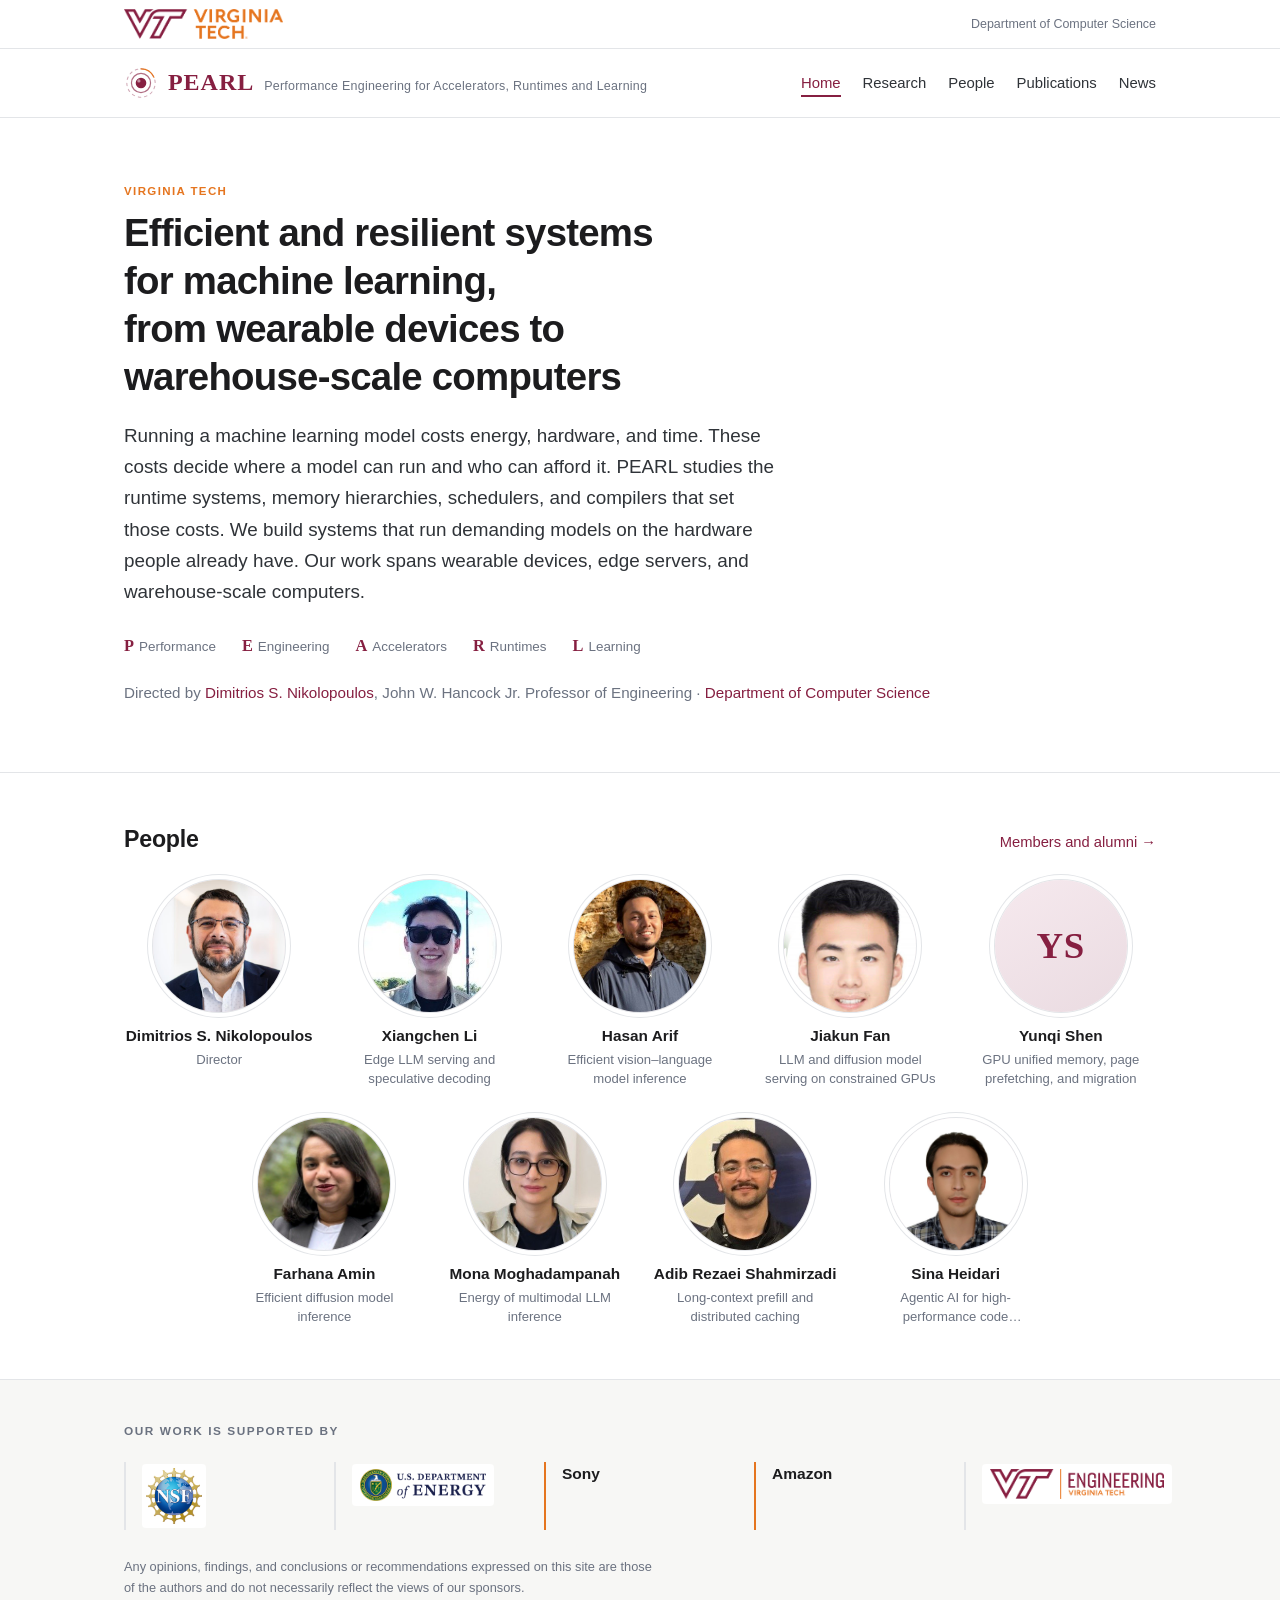
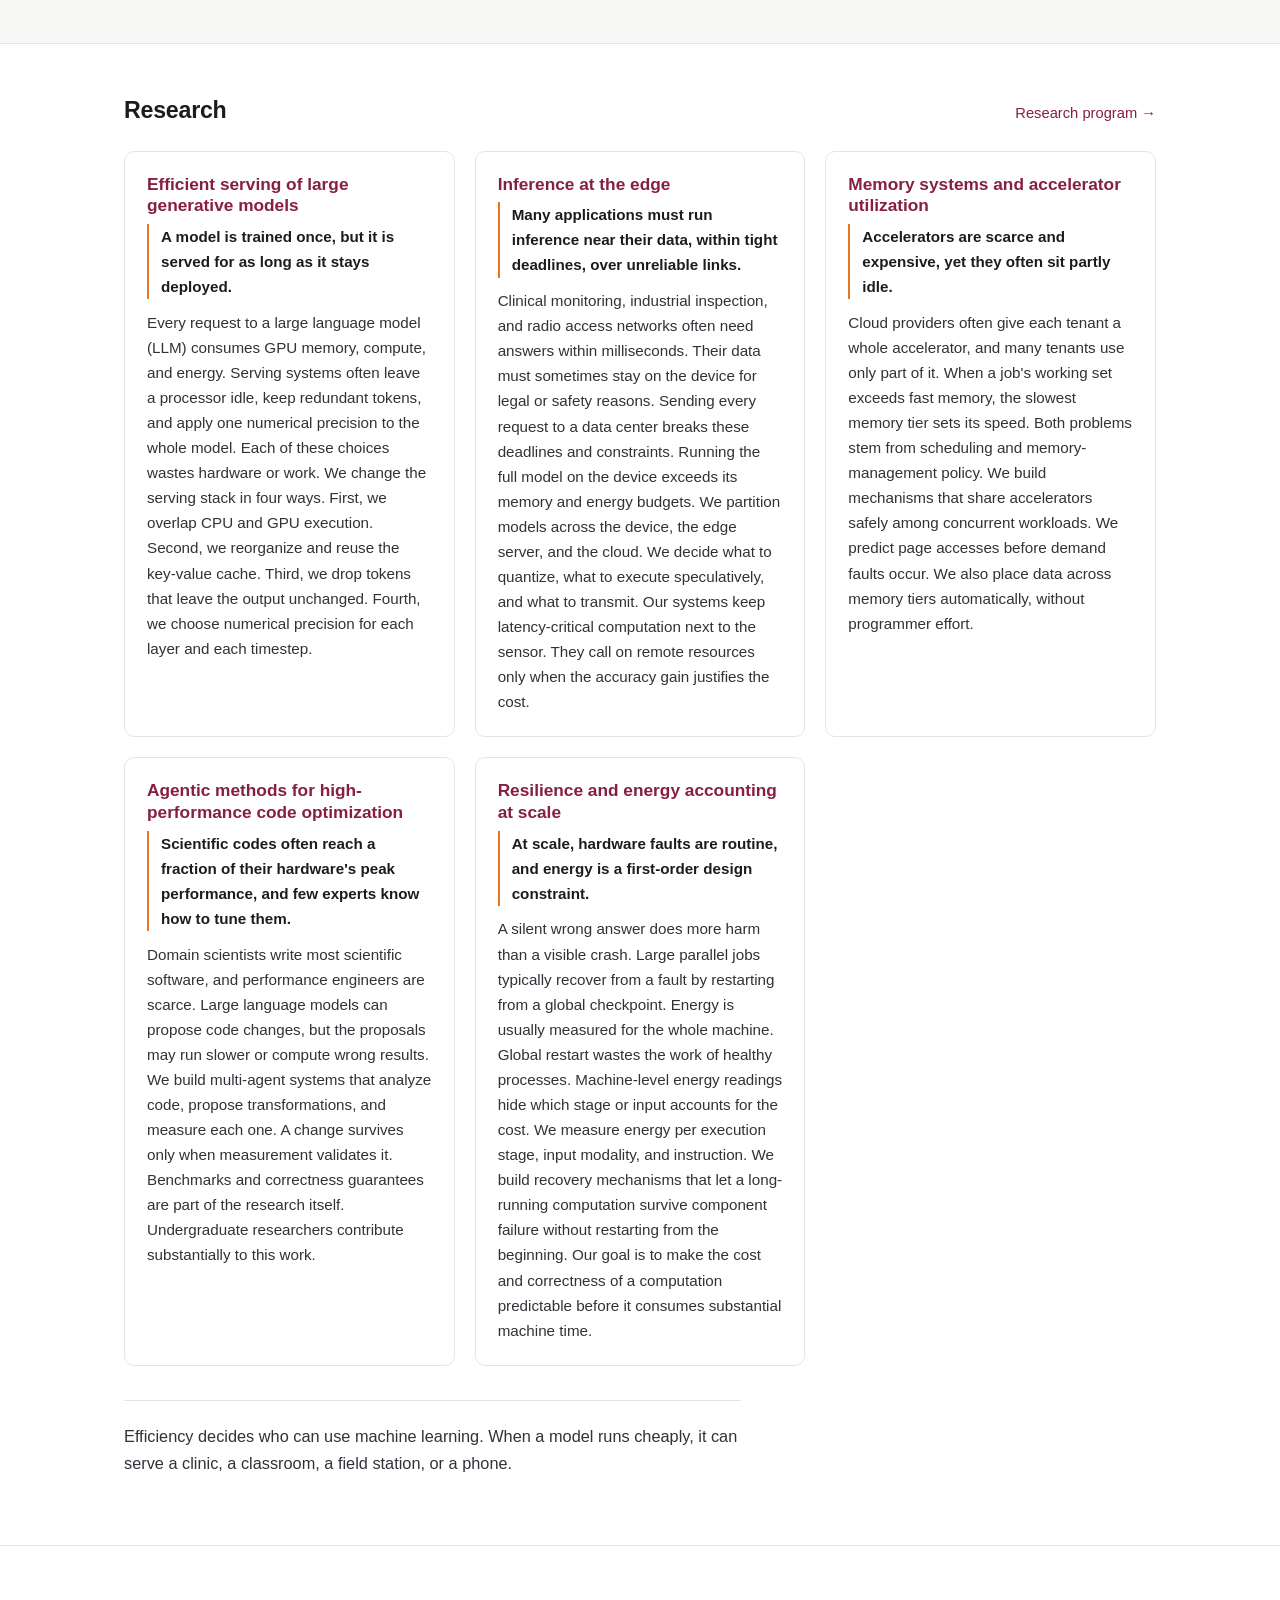
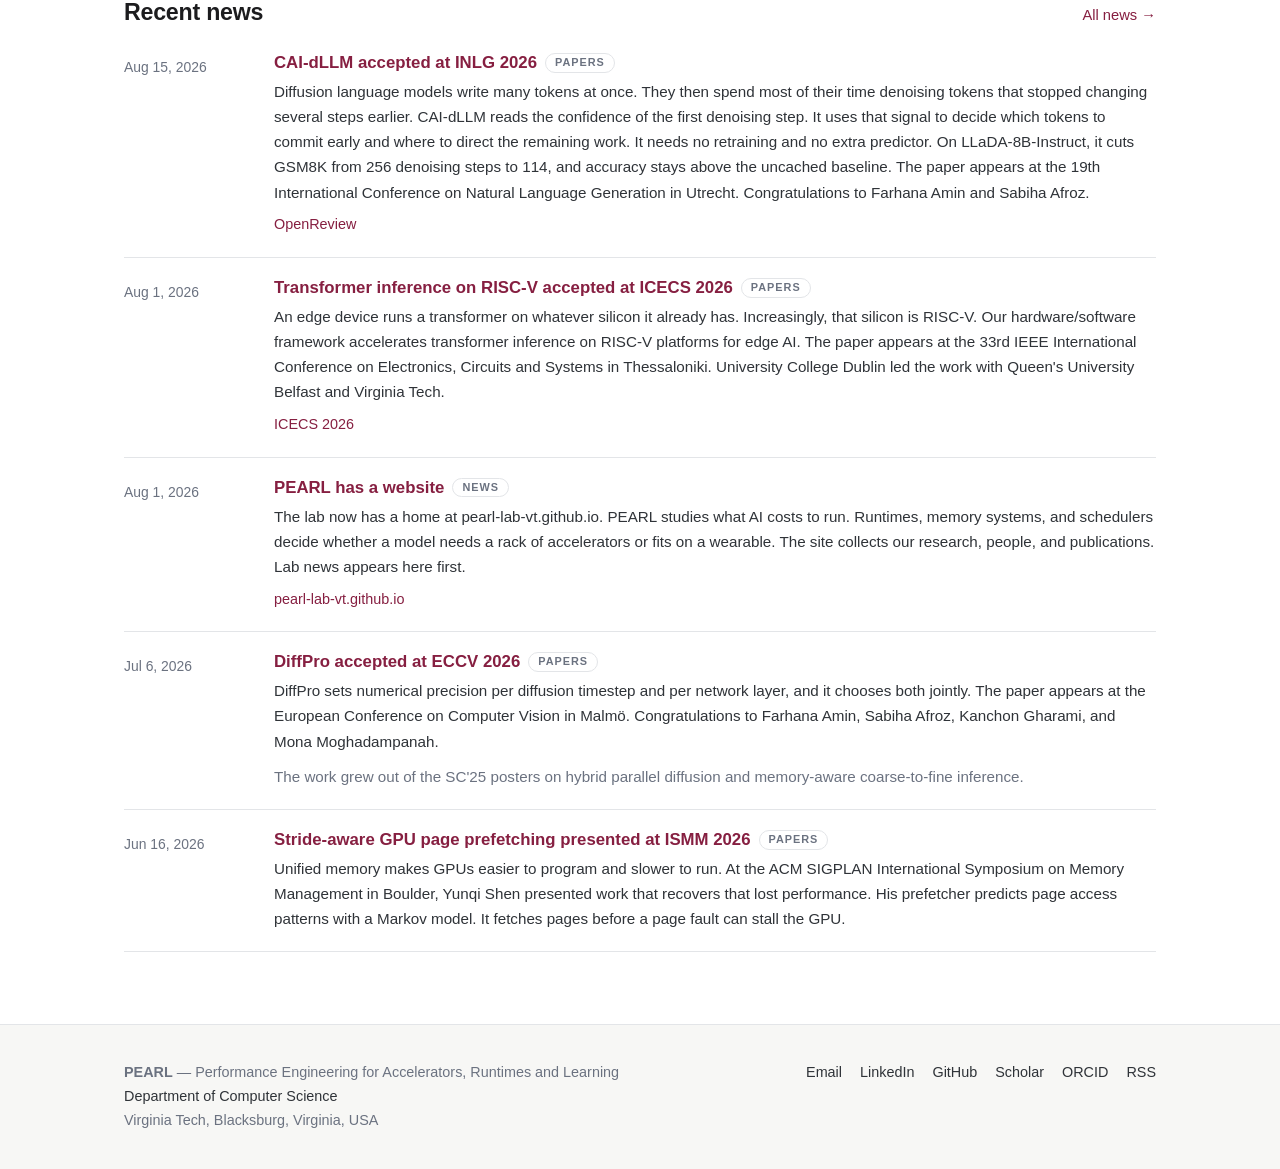
<file: index.html>
<!DOCTYPE html>
<html lang="en">
<head>
<meta charset="utf-8">
<meta name="viewport" content="width=device-width, initial-scale=1">
<title>PEARL Lab at Virginia Tech — Performance Engineering for Accelerators, Runtimes and Learning</title>
<meta name="description" content="PEARL at Virginia Tech builds systems software that makes machine learning affordable, fast, and reliable, from wearable devices to warehouse-scale computers.">
<link rel="canonical" href="https://pearl-lab-vt.github.io/">
<link rel="icon" href="assets/logo.svg" type="image/svg+xml">
<link rel="alternate icon" href="assets/favicon.png">
<link rel="stylesheet" href="assets/style.css">
<link rel="alternate" type="application/rss+xml" title="PEARL Lab news" href="feed.xml">
<meta property="og:type" content="website">
<meta property="og:site_name" content="PEARL Lab">
<meta property="og:title" content="PEARL — Performance Engineering for Accelerators, Runtimes and Learning">
<meta property="og:description" content="PEARL at Virginia Tech builds systems software that makes machine learning affordable, fast, and reliable, from wearable devices to warehouse-scale computers.">
<meta property="og:url" content="https://pearl-lab-vt.github.io/">
<meta name="twitter:card" content="summary">
<script type="application/ld+json">
{
  "@context": "https://schema.org",
  "@type": "ResearchOrganization",
  "@id": "https://pearl-lab-vt.github.io/#organization",
  "name": "PEARL Lab",
  "alternateName": [
    "PEARL",
    "PEARL Lab at Virginia Tech",
    "Performance Engineering for Accelerators, Runtimes and Learning"
  ],
  "url": "https://pearl-lab-vt.github.io/",
  "logo": "https://pearl-lab-vt.github.io/assets/logo-1200-maroon.png",
  "description": "PEARL at Virginia Tech builds systems software that makes machine learning affordable, fast, and reliable, from wearable devices to warehouse-scale computers.",
  "email": "dsn@vt.edu",
  "address": {
    "@type": "PostalAddress",
    "addressLocality": "Blacksburg",
    "addressRegion": "VA",
    "addressCountry": "US"
  },
  "parentOrganization": {
    "@type": "Organization",
    "name": "Department of Computer Science, Virginia Tech",
    "url": "https://www.cs.vt.edu",
    "parentOrganization": {
      "@type": "CollegeOrUniversity",
      "name": "Virginia Tech",
      "url": "https://www.vt.edu"
    }
  },
  "member": {
    "@type": "Person",
    "name": "Dimitrios S. Nikolopoulos",
    "jobTitle": "Director; John W. Hancock Jr. Professor of Engineering",
    "url": "https://dsniko.github.io",
    "sameAs": [
      "https://orcid.org/0000-0003-0217-8307",
      "https://scholar.google.com/citations?user=PkCuYUQAAAAJ",
      "https://en.wikipedia.org/wiki/Dimitrios_S._Nikolopoulos",
      "http://people.cs.vt.edu/~dsn/"
    ]
  },
  "sameAs": [
    "https://www.linkedin.com/company/104703591/",
    "https://github.com/pearl-lab-vt"
  ]
}
</script>
</head>
<body>
<a class="skip" href="#main">Skip to content</a>
<div class="institution" id="institution"></div>
<header class="site" id="site-header"></header>
<main id="main">
<section class="hero" id="hero"></section>
<section class="team-band" id="team"></section>
<section class="sponsors" id="sponsors"></section>
<section id="thrusts"></section>
<section id="latest"></section>
</main>
<footer class="site" id="site-footer"></footer>
<script src="assets/app.js"></script>
<script>boot("index.html");</script>
</body>
</html>
</file>
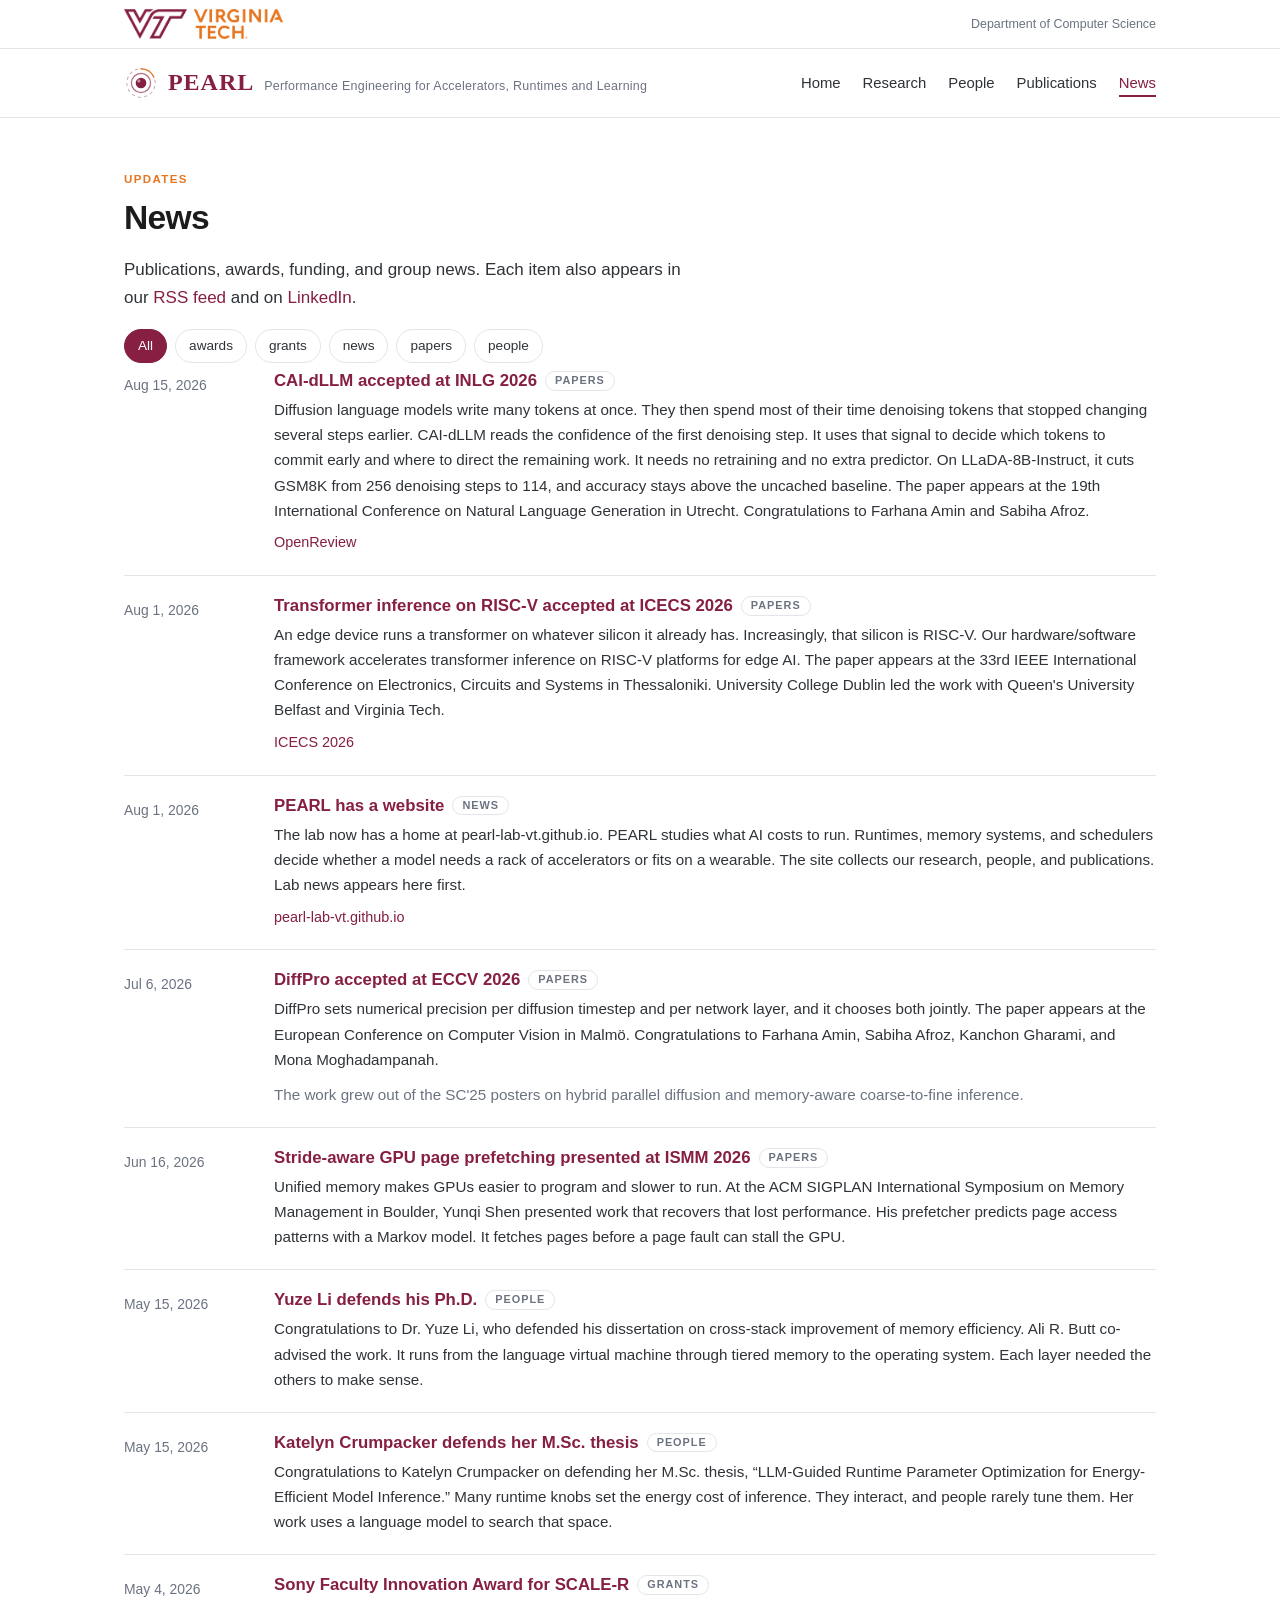
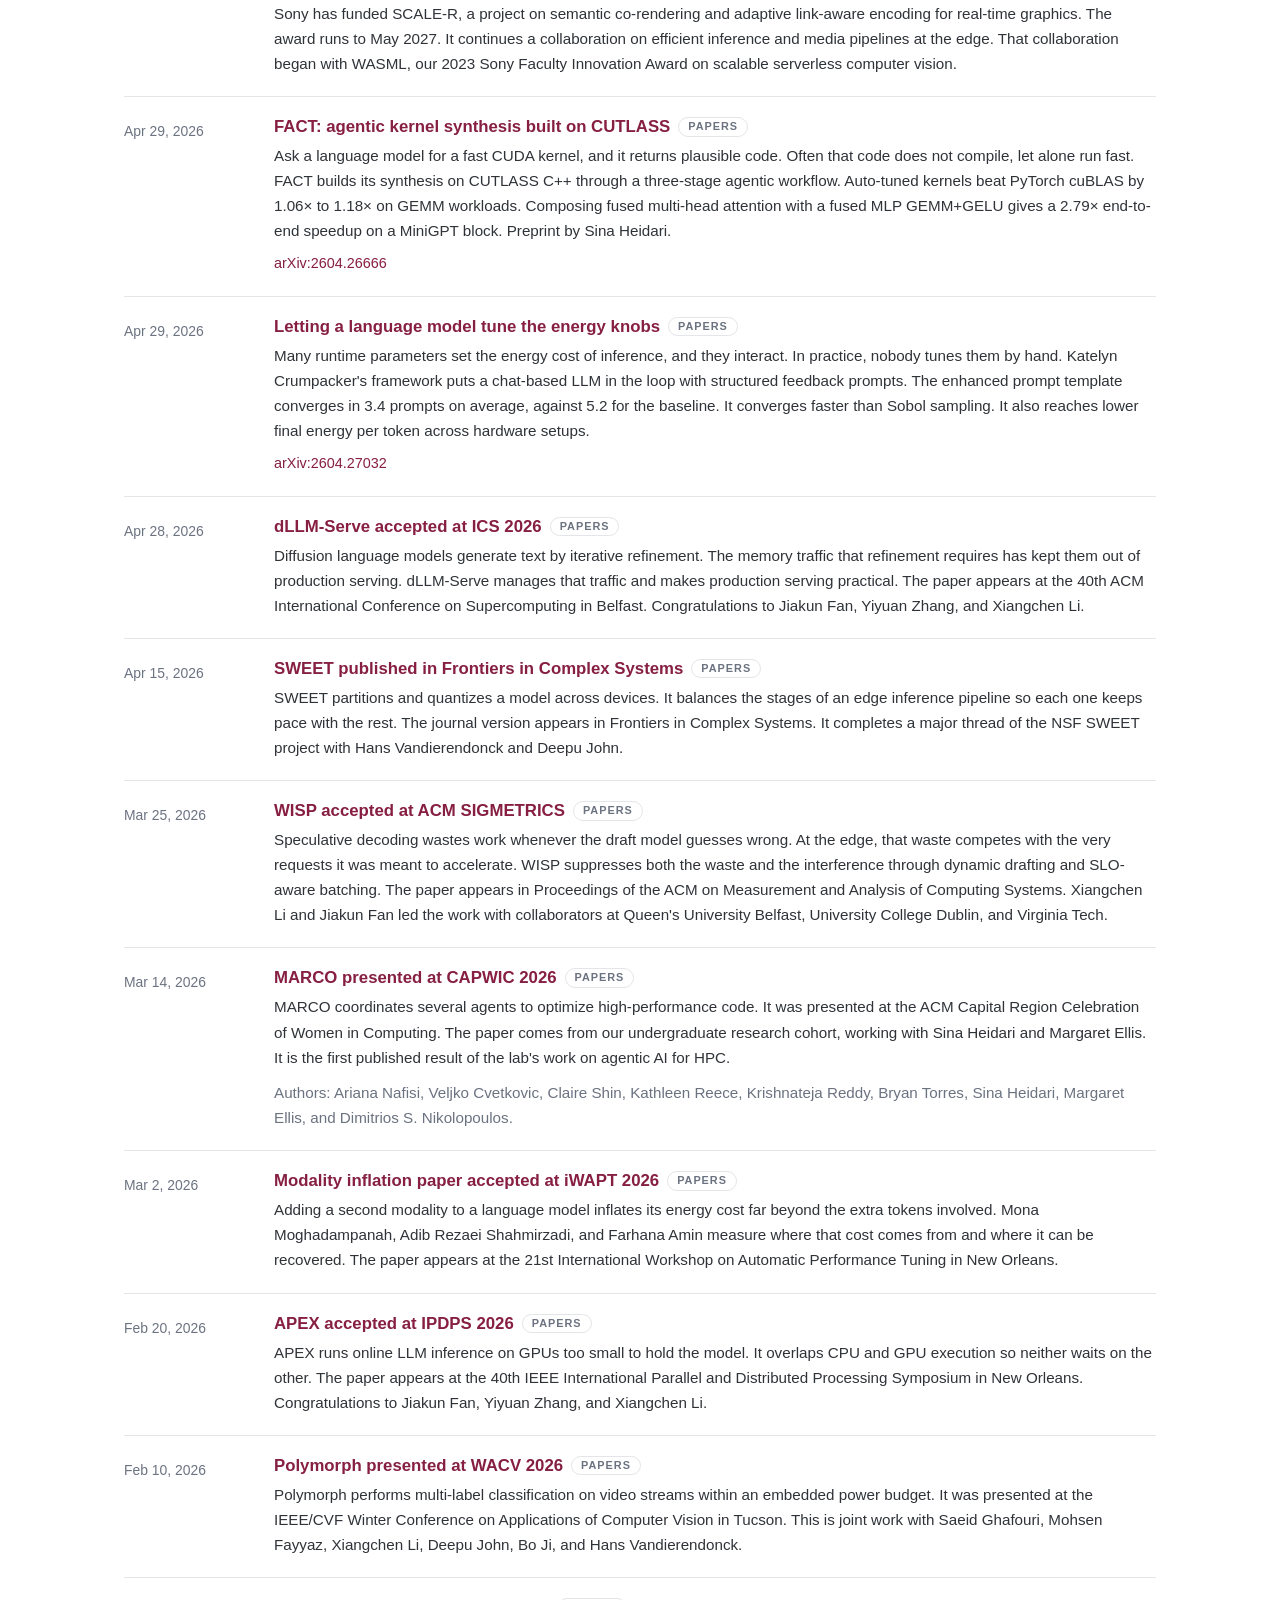
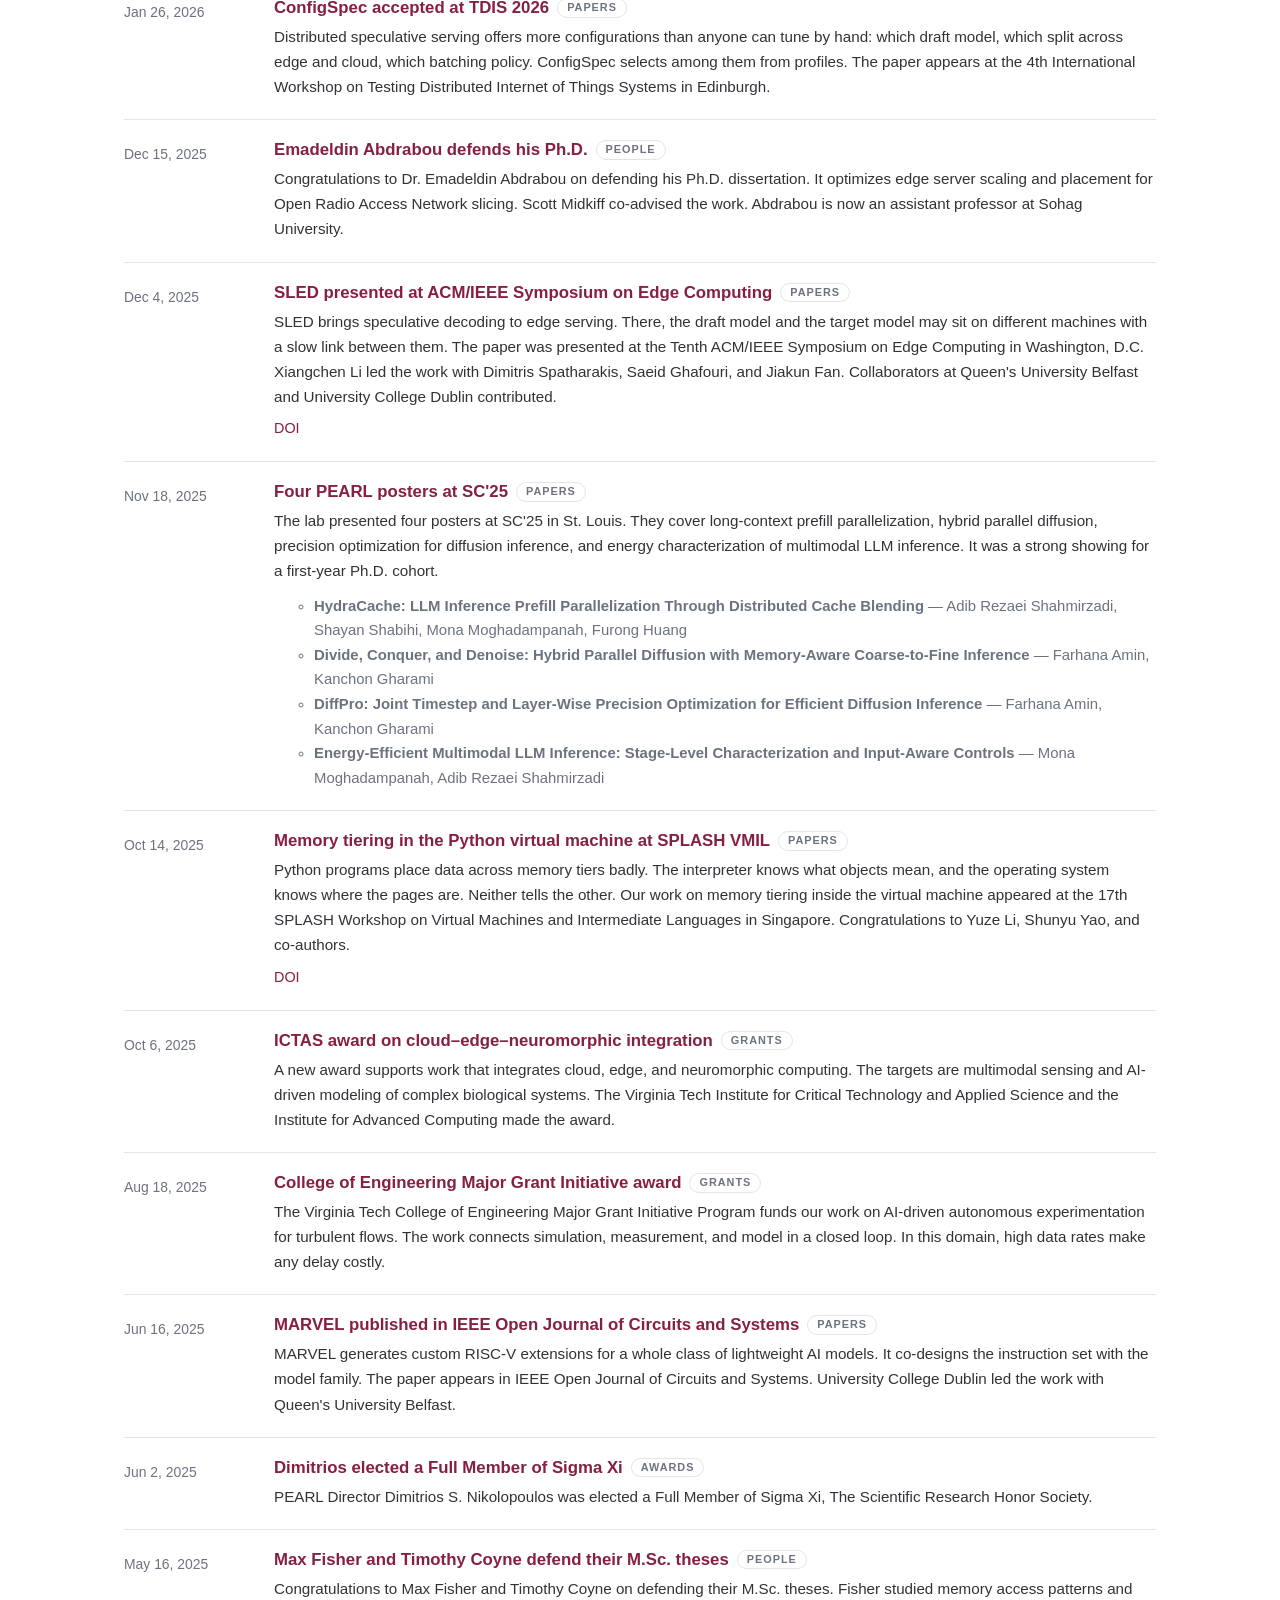
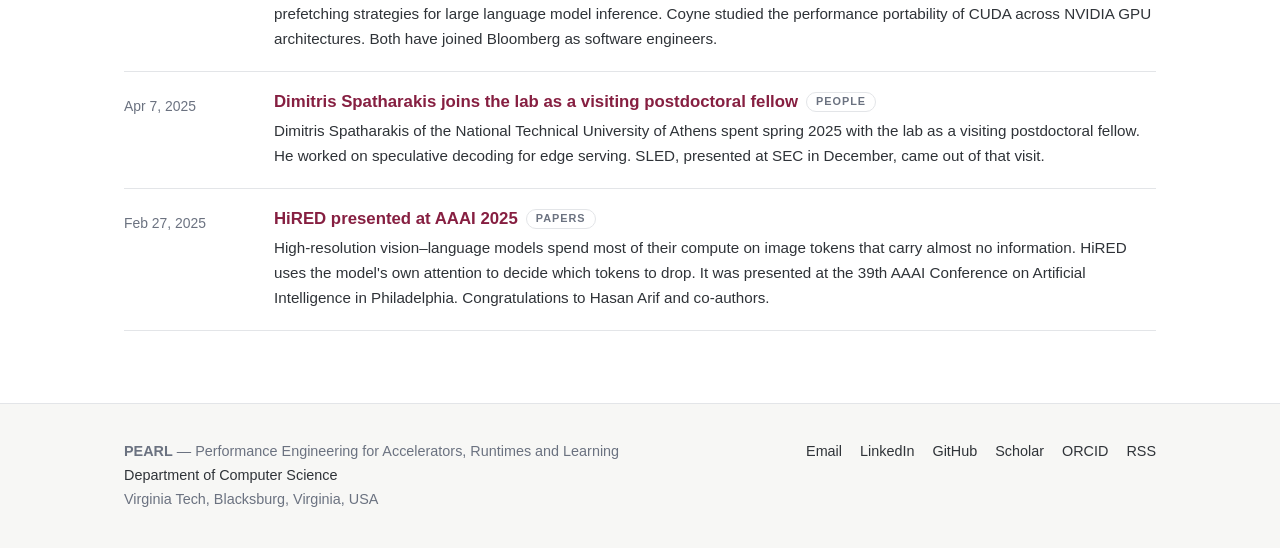
<file: news.html>
<!DOCTYPE html>
<html lang="en">
<head>
<meta charset="utf-8">
<meta name="viewport" content="width=device-width, initial-scale=1">
<title>News · PEARL Lab</title>
<meta name="description" content="Papers, awards, grants, and people news from the PEARL Lab at Virginia Tech.">
<link rel="canonical" href="https://pearl-lab-vt.github.io/news.html">
<link rel="icon" href="assets/logo.svg" type="image/svg+xml">
<link rel="alternate icon" href="assets/favicon.png">
<link rel="stylesheet" href="assets/style.css">
<link rel="alternate" type="application/rss+xml" title="PEARL Lab news" href="feed.xml">
<meta property="og:type" content="website">
<meta property="og:site_name" content="PEARL Lab">
<meta property="og:title" content="News · PEARL Lab">
<meta property="og:description" content="Papers, awards, grants, and people news from the PEARL Lab at Virginia Tech.">
<meta property="og:url" content="https://pearl-lab-vt.github.io/news.html">
<meta name="twitter:card" content="summary">
</head>
<body>
<a class="skip" href="#main">Skip to content</a>
<div class="institution" id="institution"></div>
<header class="site" id="site-header"></header>
<main id="main">
<section id="news" style="border:0"></section>
</main>
<footer class="site" id="site-footer"></footer>
<script src="assets/app.js"></script>
<script>boot("news.html");</script>
</body>
</html>
</file>
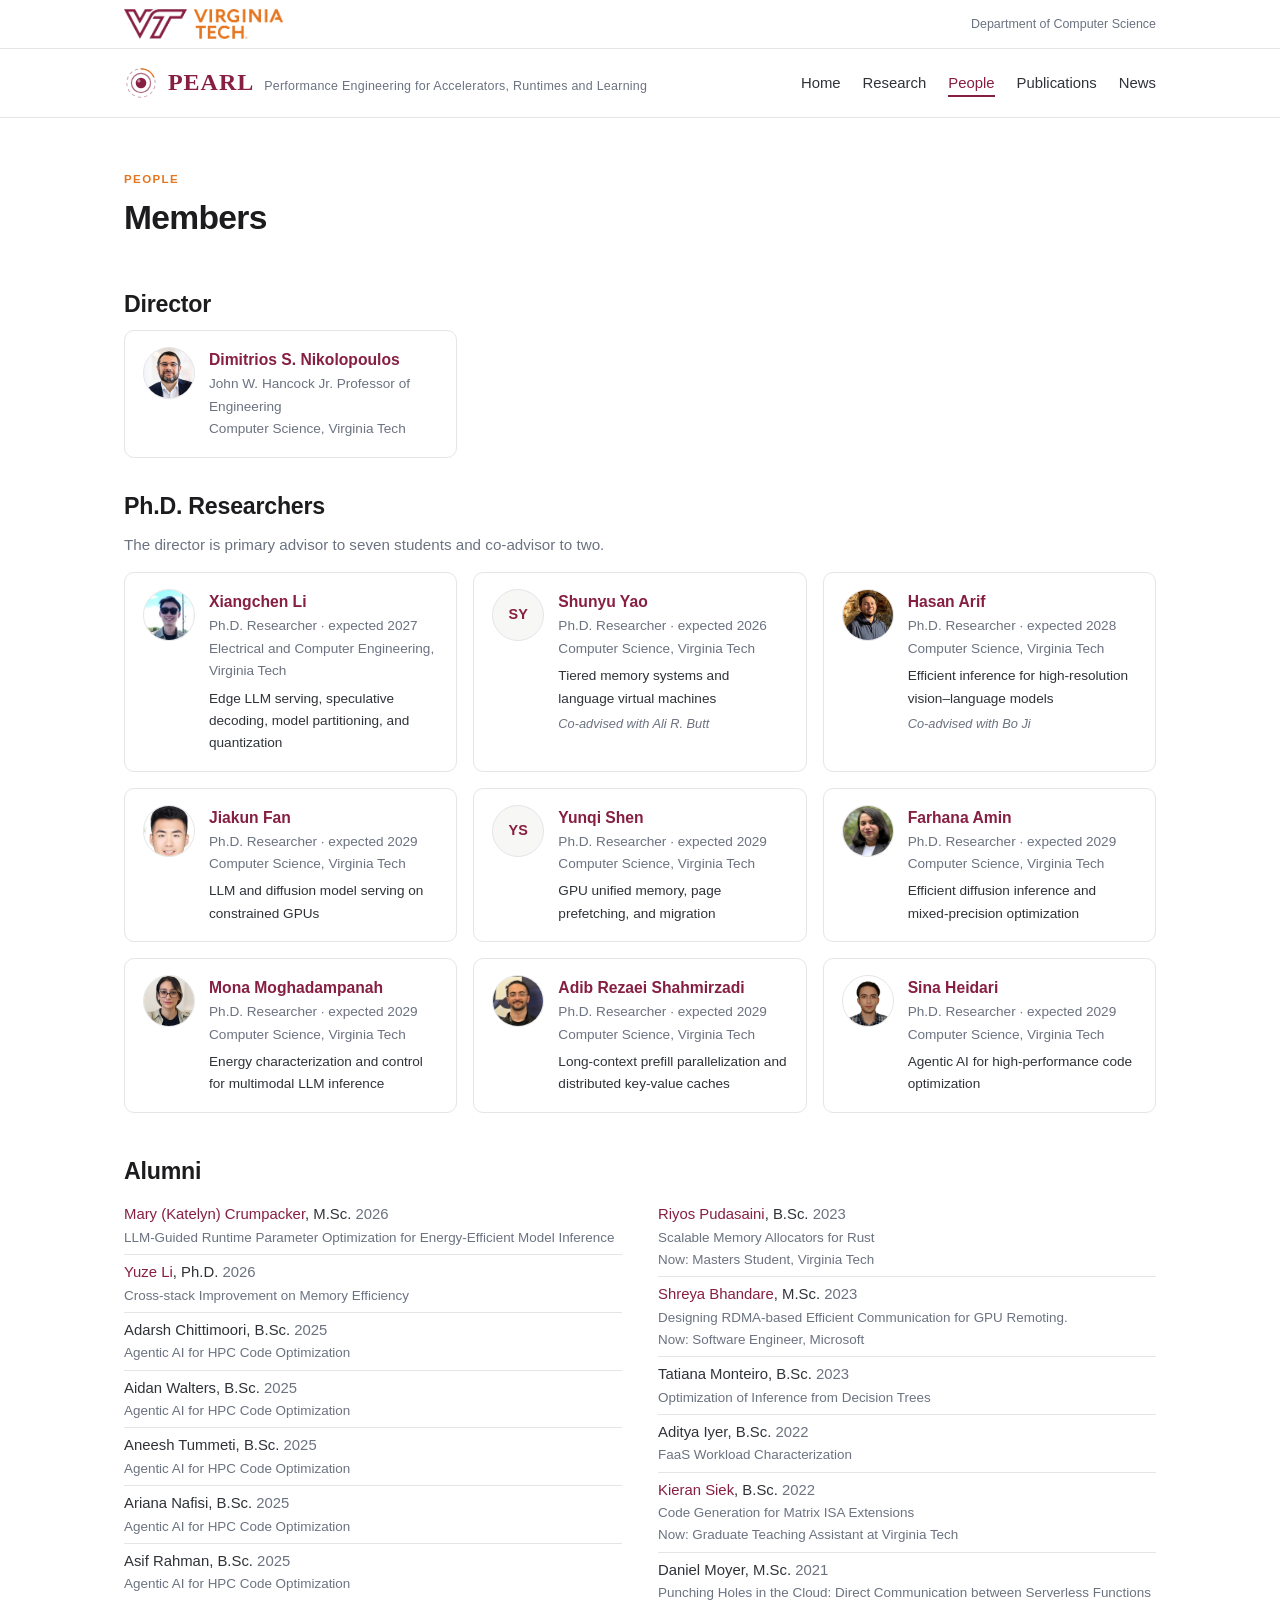
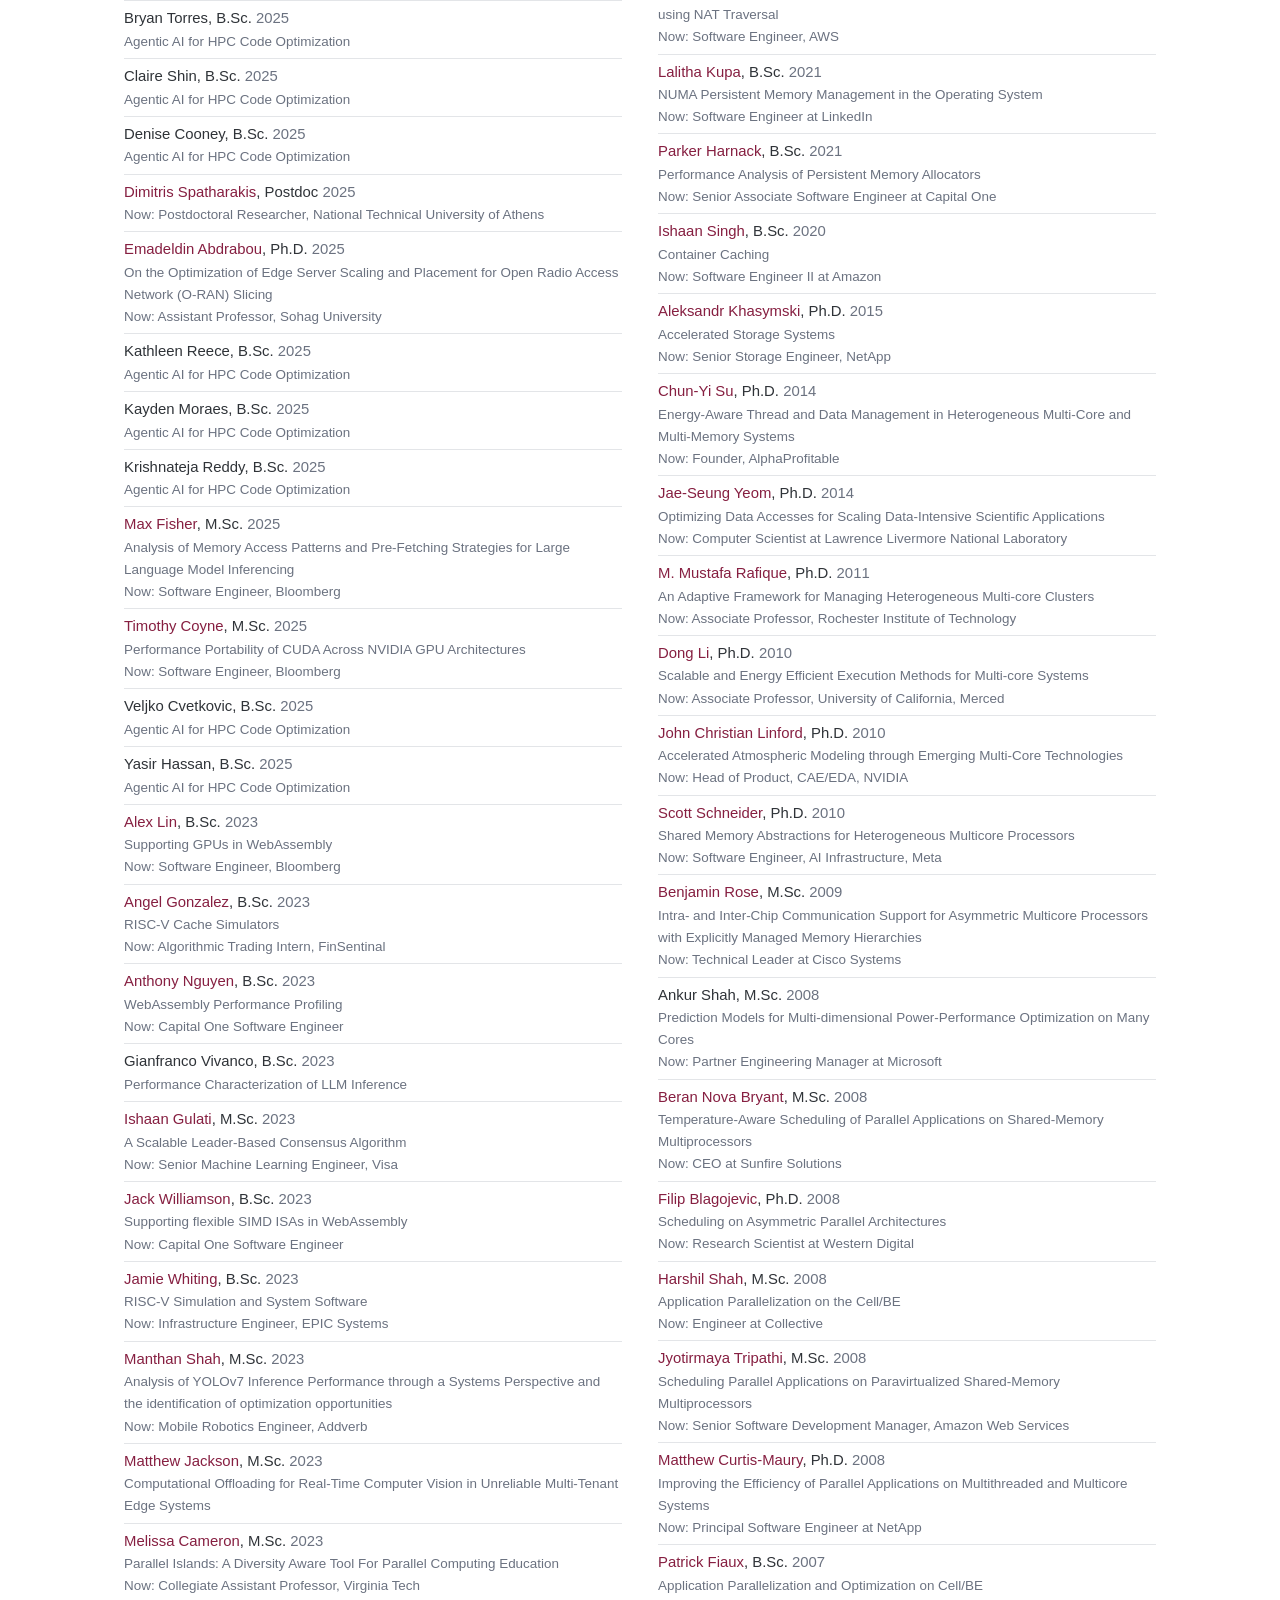
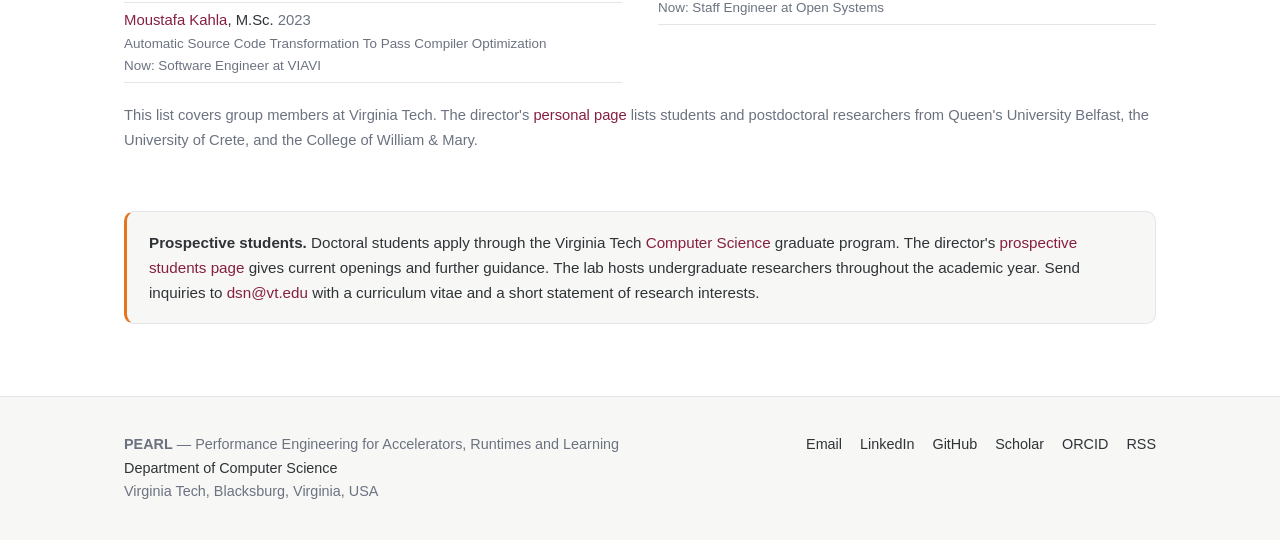
<file: people.html>
<!DOCTYPE html>
<html lang="en">
<head>
<meta charset="utf-8">
<meta name="viewport" content="width=device-width, initial-scale=1">
<title>People · PEARL Lab</title>
<meta name="description" content="Current members and alumni of the PEARL Lab at Virginia Tech.">
<link rel="canonical" href="https://pearl-lab-vt.github.io/people.html">
<link rel="icon" href="assets/logo.svg" type="image/svg+xml">
<link rel="alternate icon" href="assets/favicon.png">
<link rel="stylesheet" href="assets/style.css">
<link rel="alternate" type="application/rss+xml" title="PEARL Lab news" href="feed.xml">
<meta property="og:type" content="website">
<meta property="og:site_name" content="PEARL Lab">
<meta property="og:title" content="People · PEARL Lab">
<meta property="og:description" content="Current members and alumni of the PEARL Lab at Virginia Tech.">
<meta property="og:url" content="https://pearl-lab-vt.github.io/people.html">
<meta name="twitter:card" content="summary">
</head>
<body>
<a class="skip" href="#main">Skip to content</a>
<div class="institution" id="institution"></div>
<header class="site" id="site-header"></header>
<main id="main">
<section id="people" style="border:0"></section>
</main>
<footer class="site" id="site-footer"></footer>
<script src="assets/app.js"></script>
<script>boot("people.html");</script>
</body>
</html>
</file>
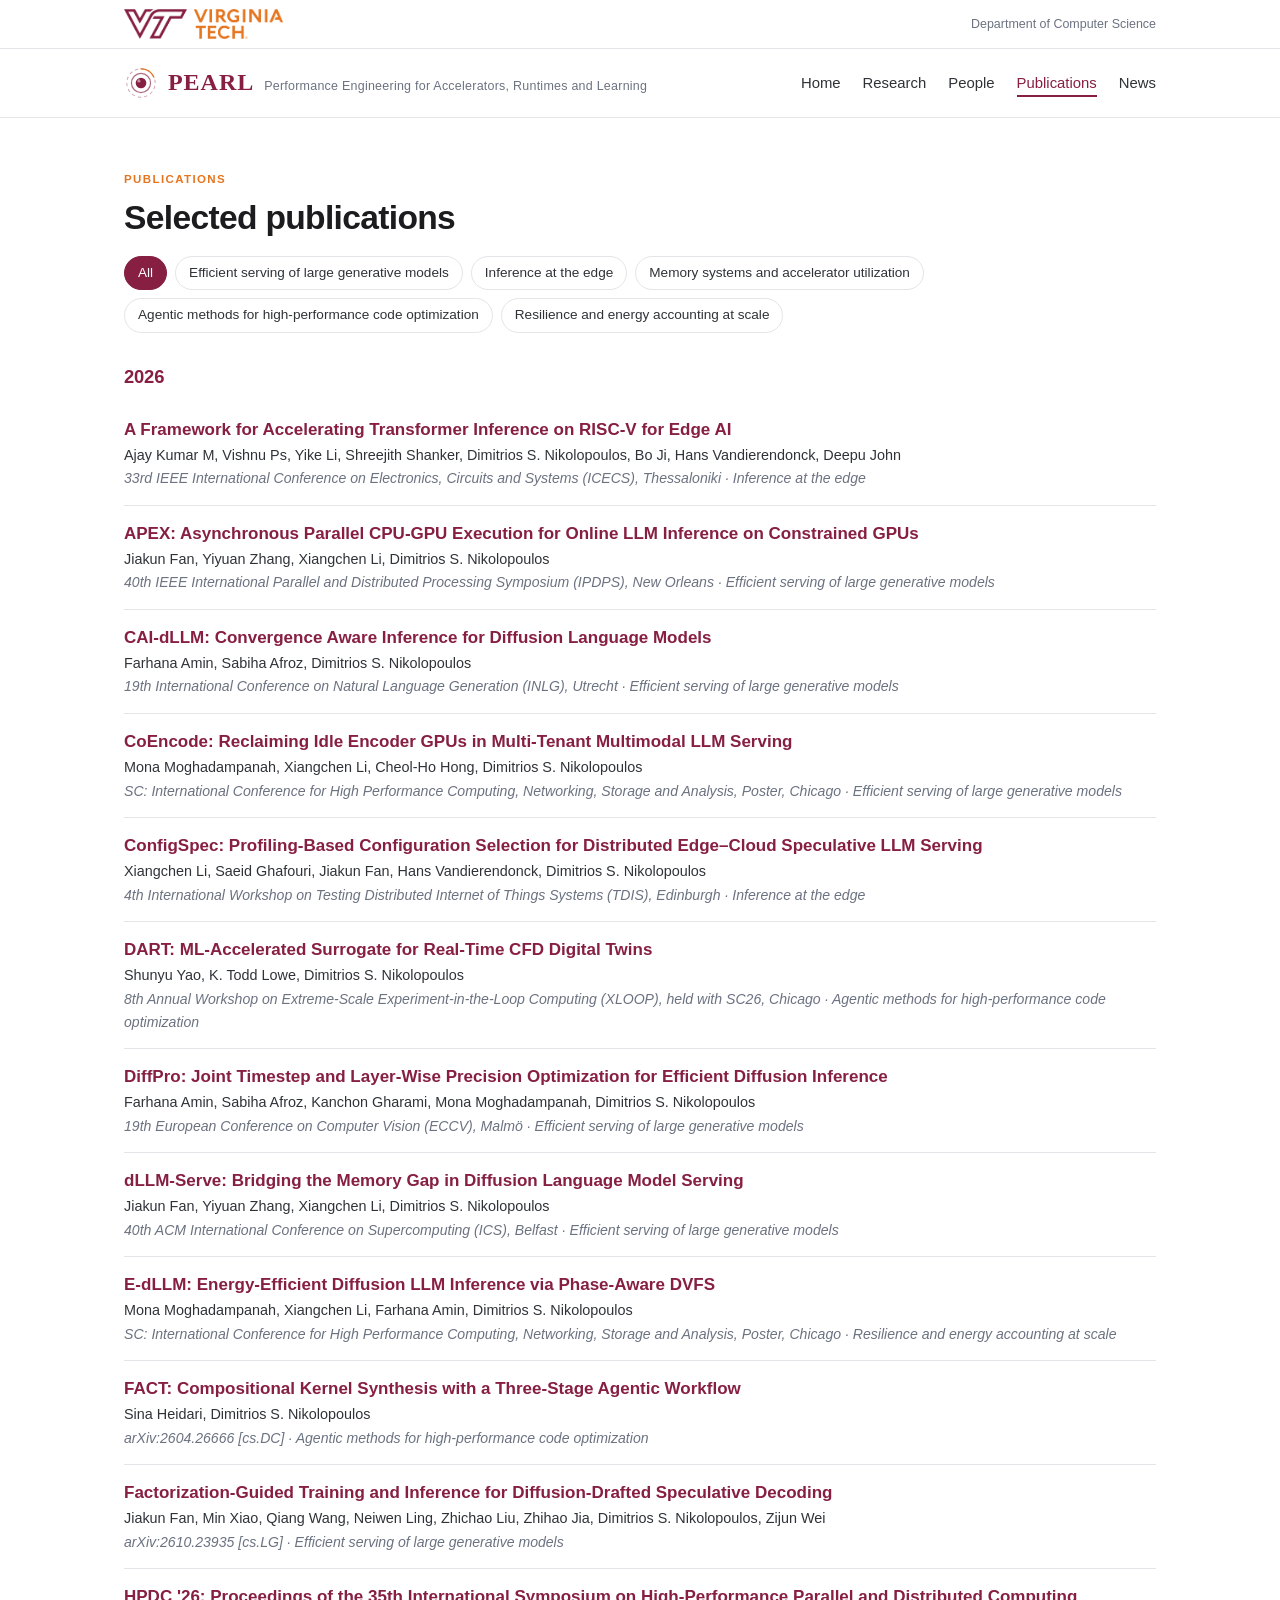
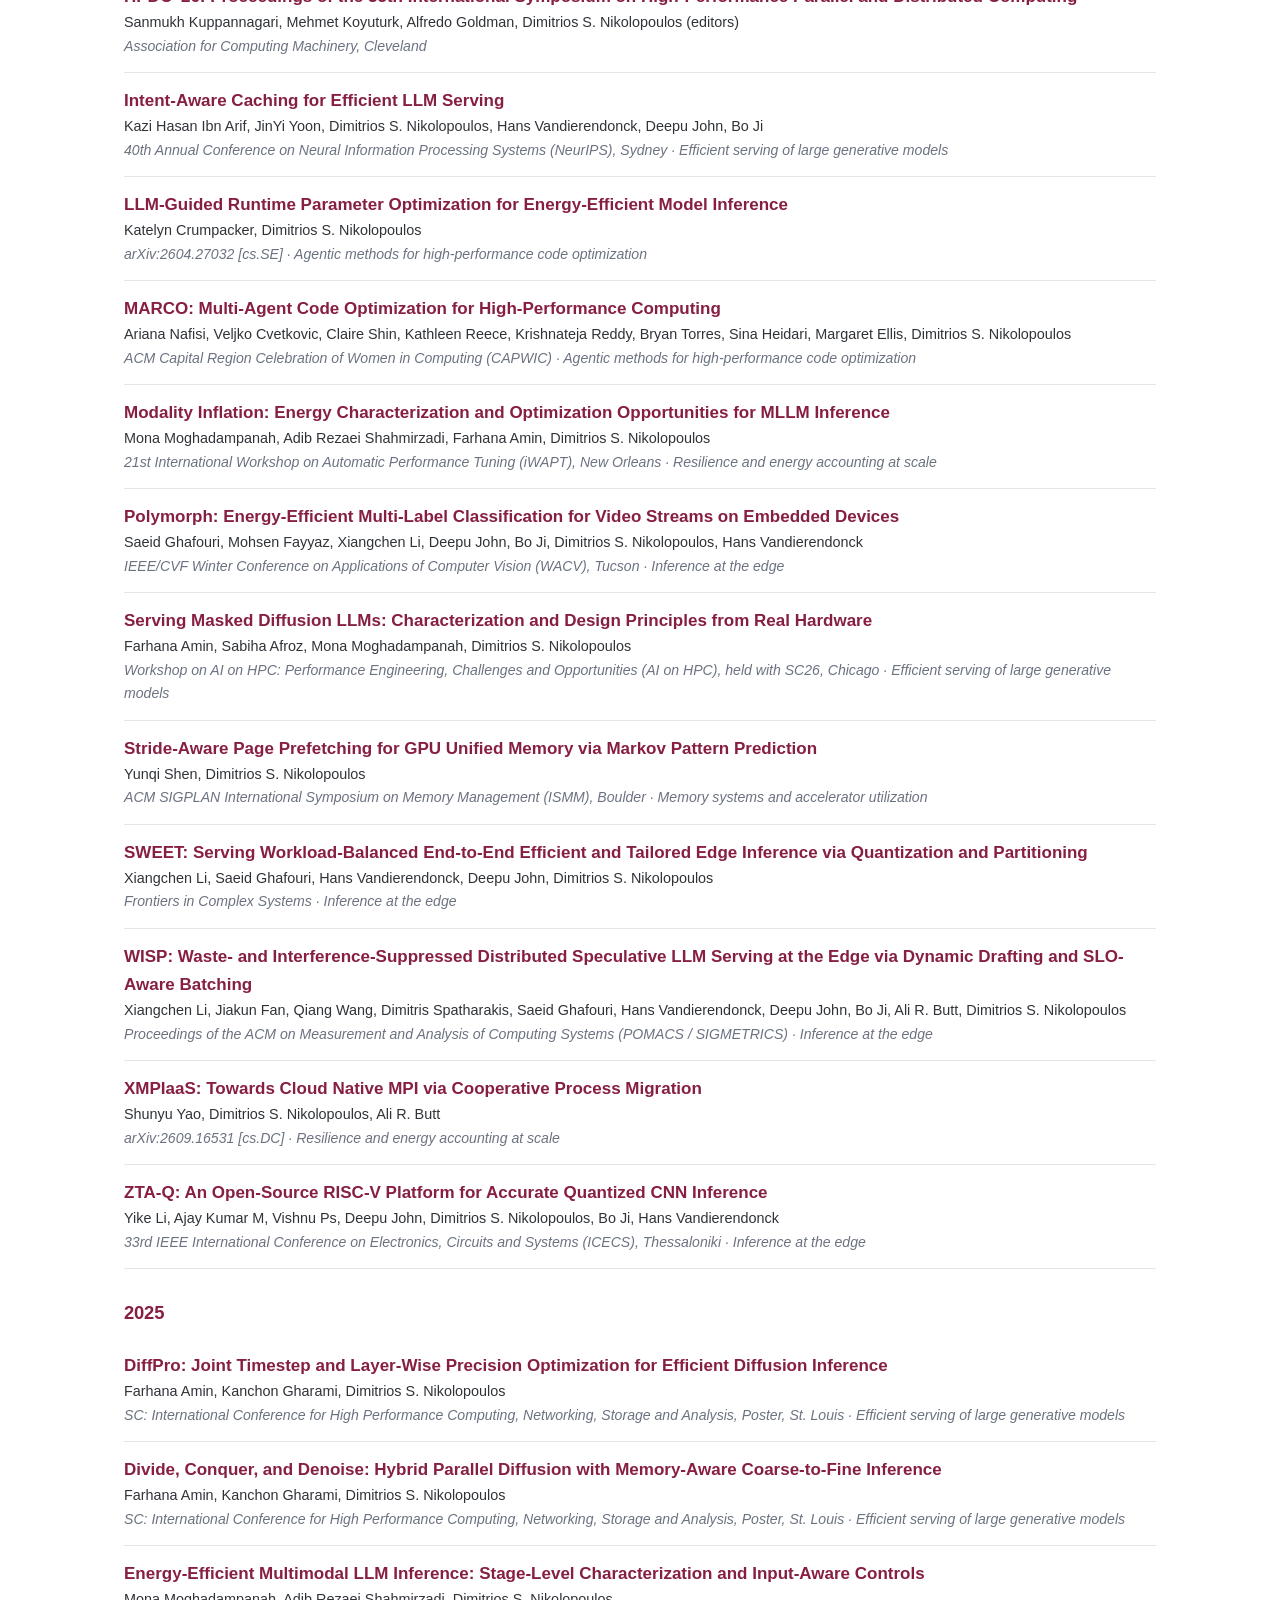
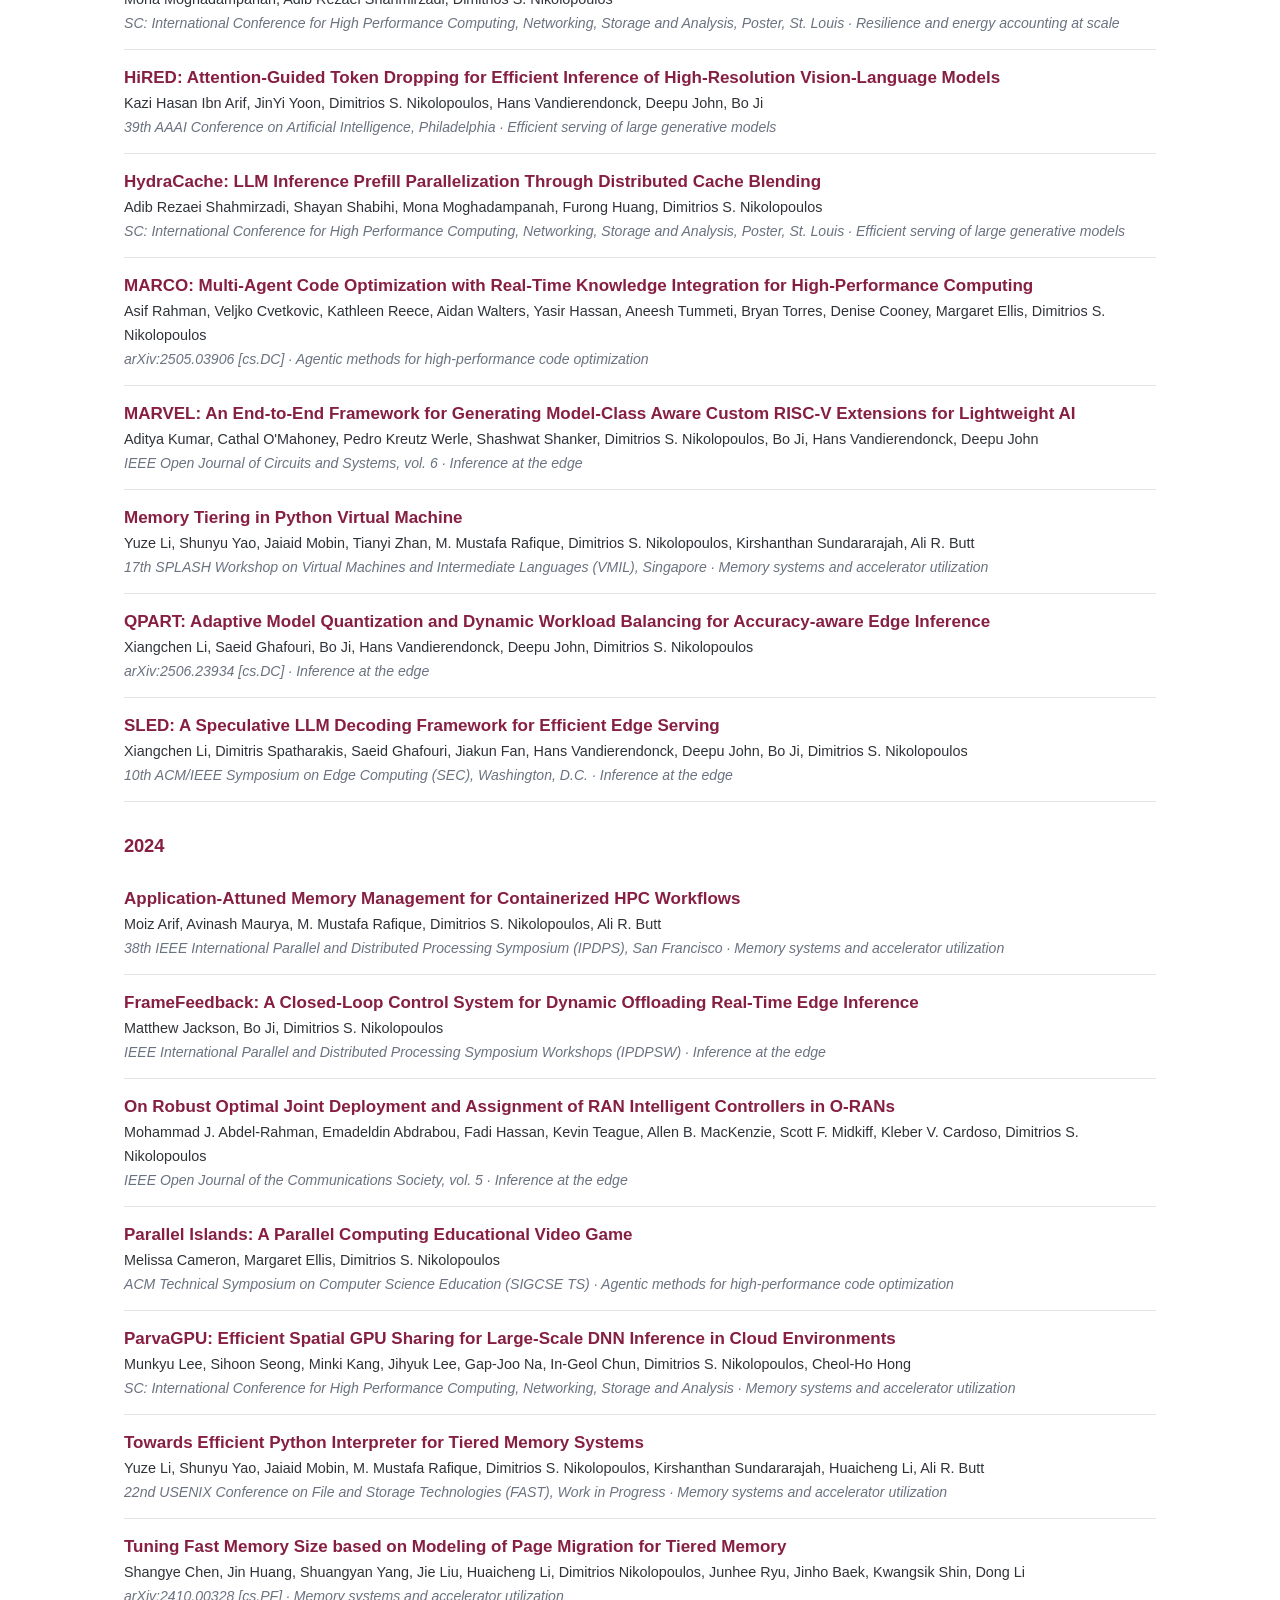
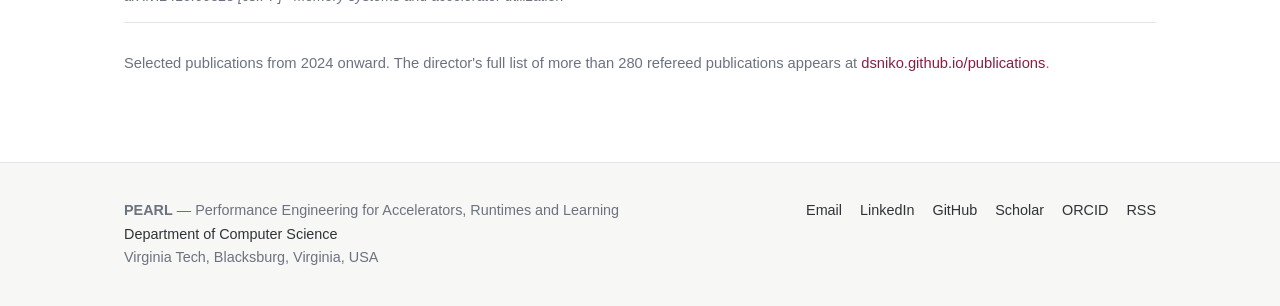
<file: publications.html>
<!DOCTYPE html>
<html lang="en">
<head>
<meta charset="utf-8">
<meta name="viewport" content="width=device-width, initial-scale=1">
<title>Publications · PEARL Lab</title>
<meta name="description" content="Selected publications from the PEARL Lab at Virginia Tech.">
<link rel="canonical" href="https://pearl-lab-vt.github.io/publications.html">
<link rel="icon" href="assets/logo.svg" type="image/svg+xml">
<link rel="alternate icon" href="assets/favicon.png">
<link rel="stylesheet" href="assets/style.css">
<link rel="alternate" type="application/rss+xml" title="PEARL Lab news" href="feed.xml">
<meta property="og:type" content="website">
<meta property="og:site_name" content="PEARL Lab">
<meta property="og:title" content="Publications · PEARL Lab">
<meta property="og:description" content="Selected publications from the PEARL Lab at Virginia Tech.">
<meta property="og:url" content="https://pearl-lab-vt.github.io/publications.html">
<meta name="twitter:card" content="summary">
</head>
<body>
<a class="skip" href="#main">Skip to content</a>
<div class="institution" id="institution"></div>
<header class="site" id="site-header"></header>
<main id="main">
<section id="publications" style="border:0"></section>
</main>
<footer class="site" id="site-footer"></footer>
<script src="assets/app.js"></script>
<script>boot("publications.html");</script>
</body>
</html>
</file>
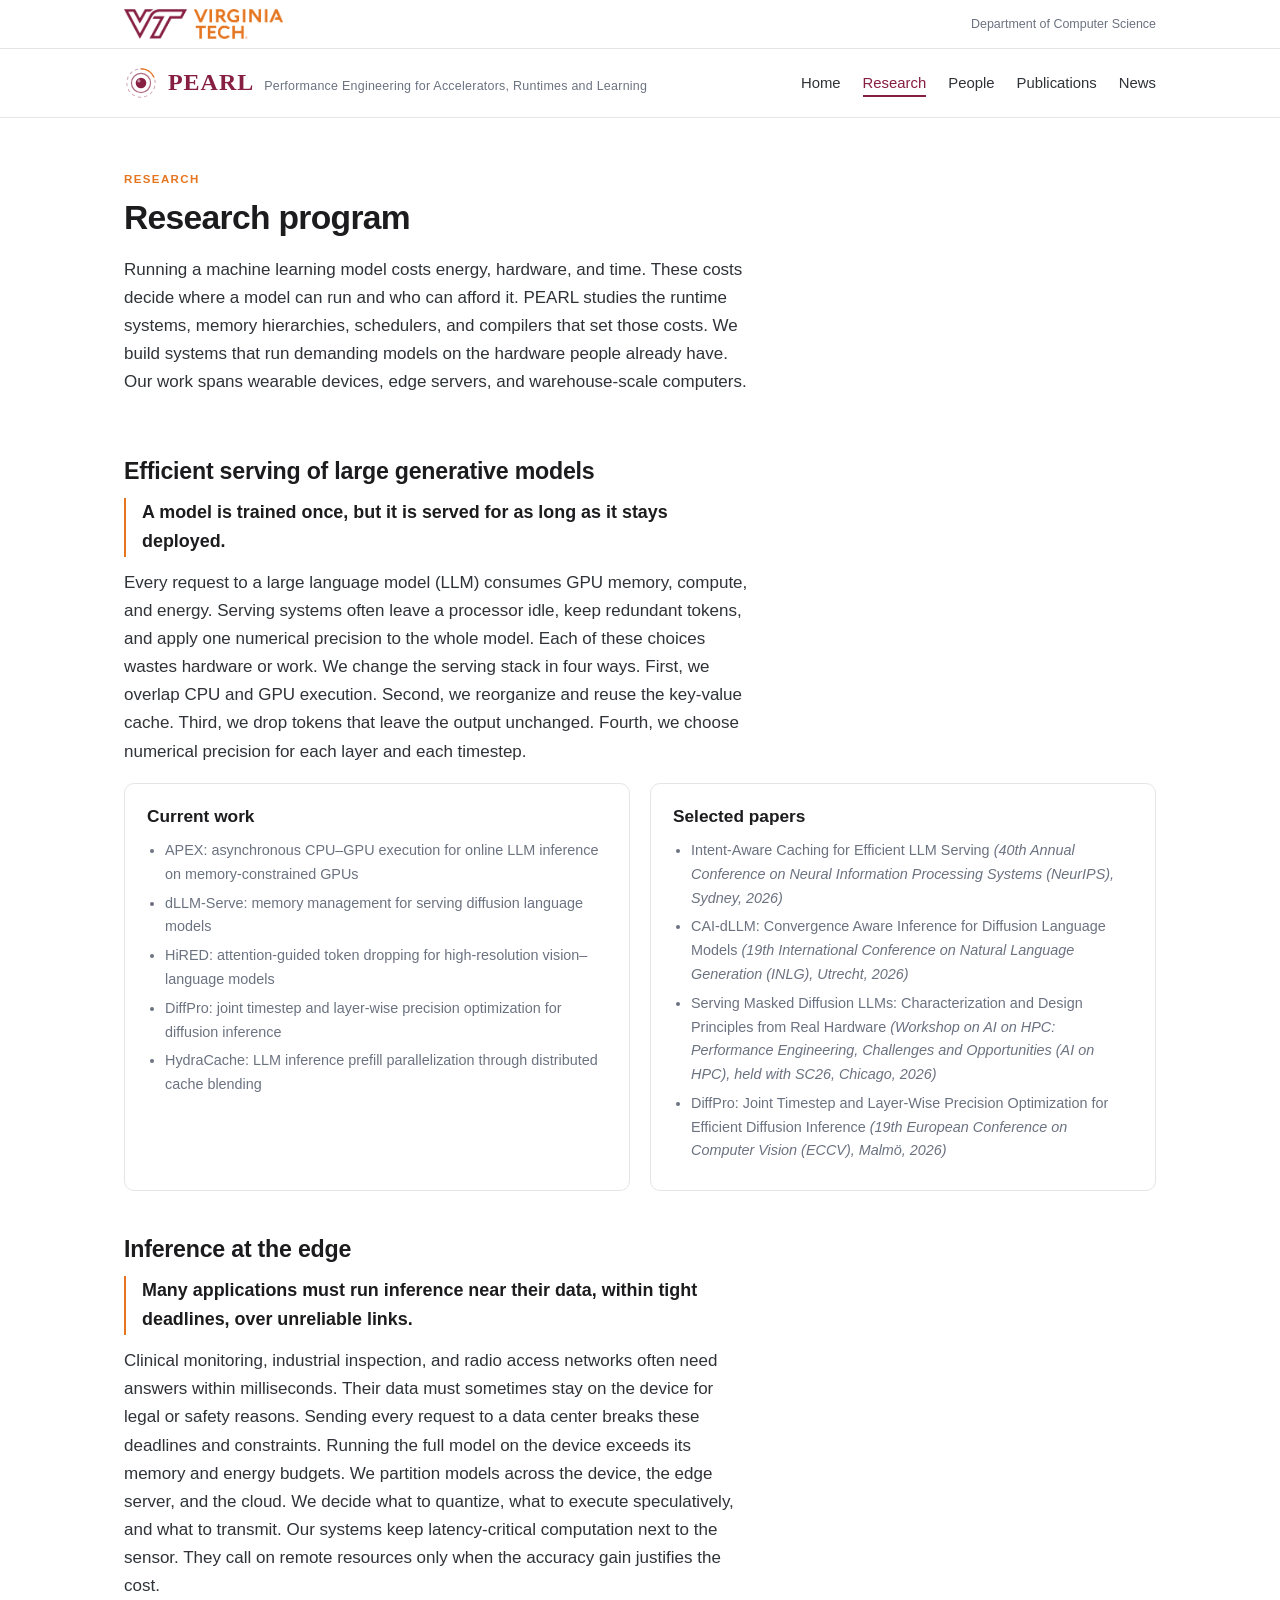
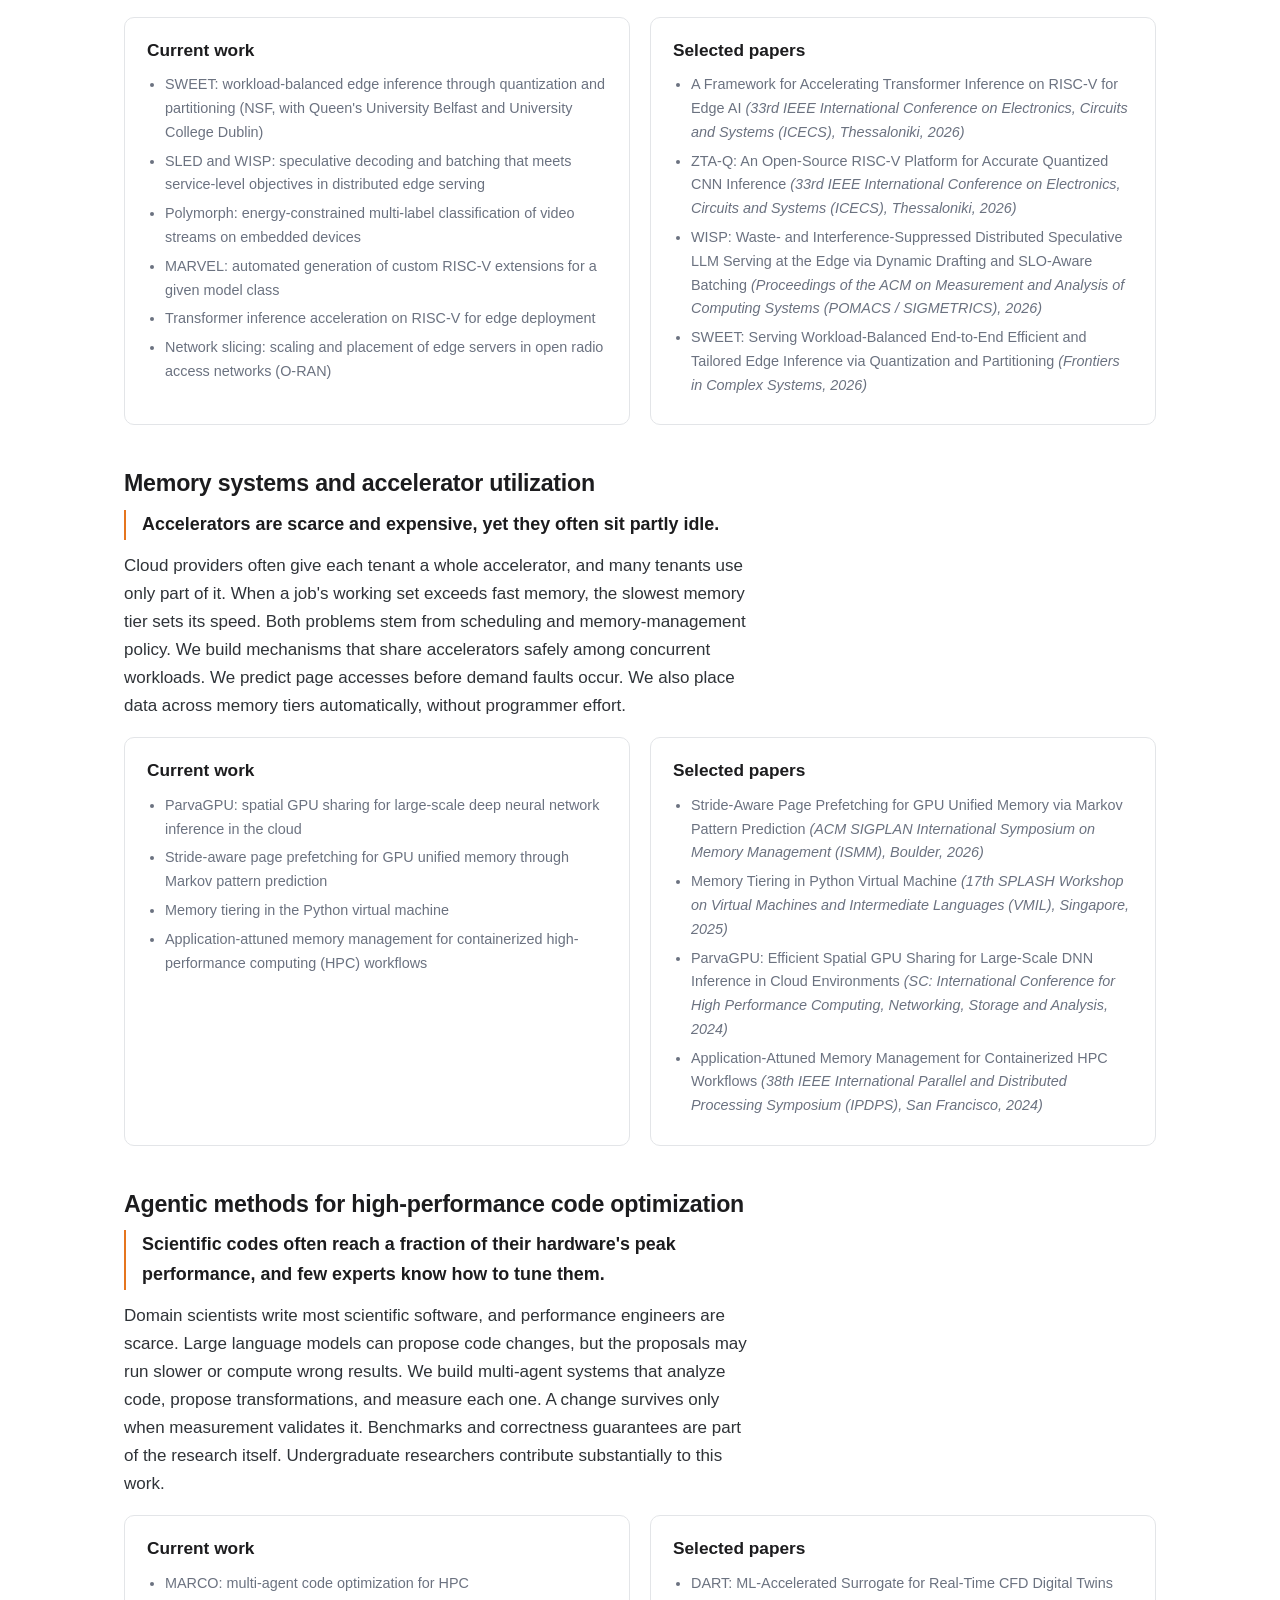
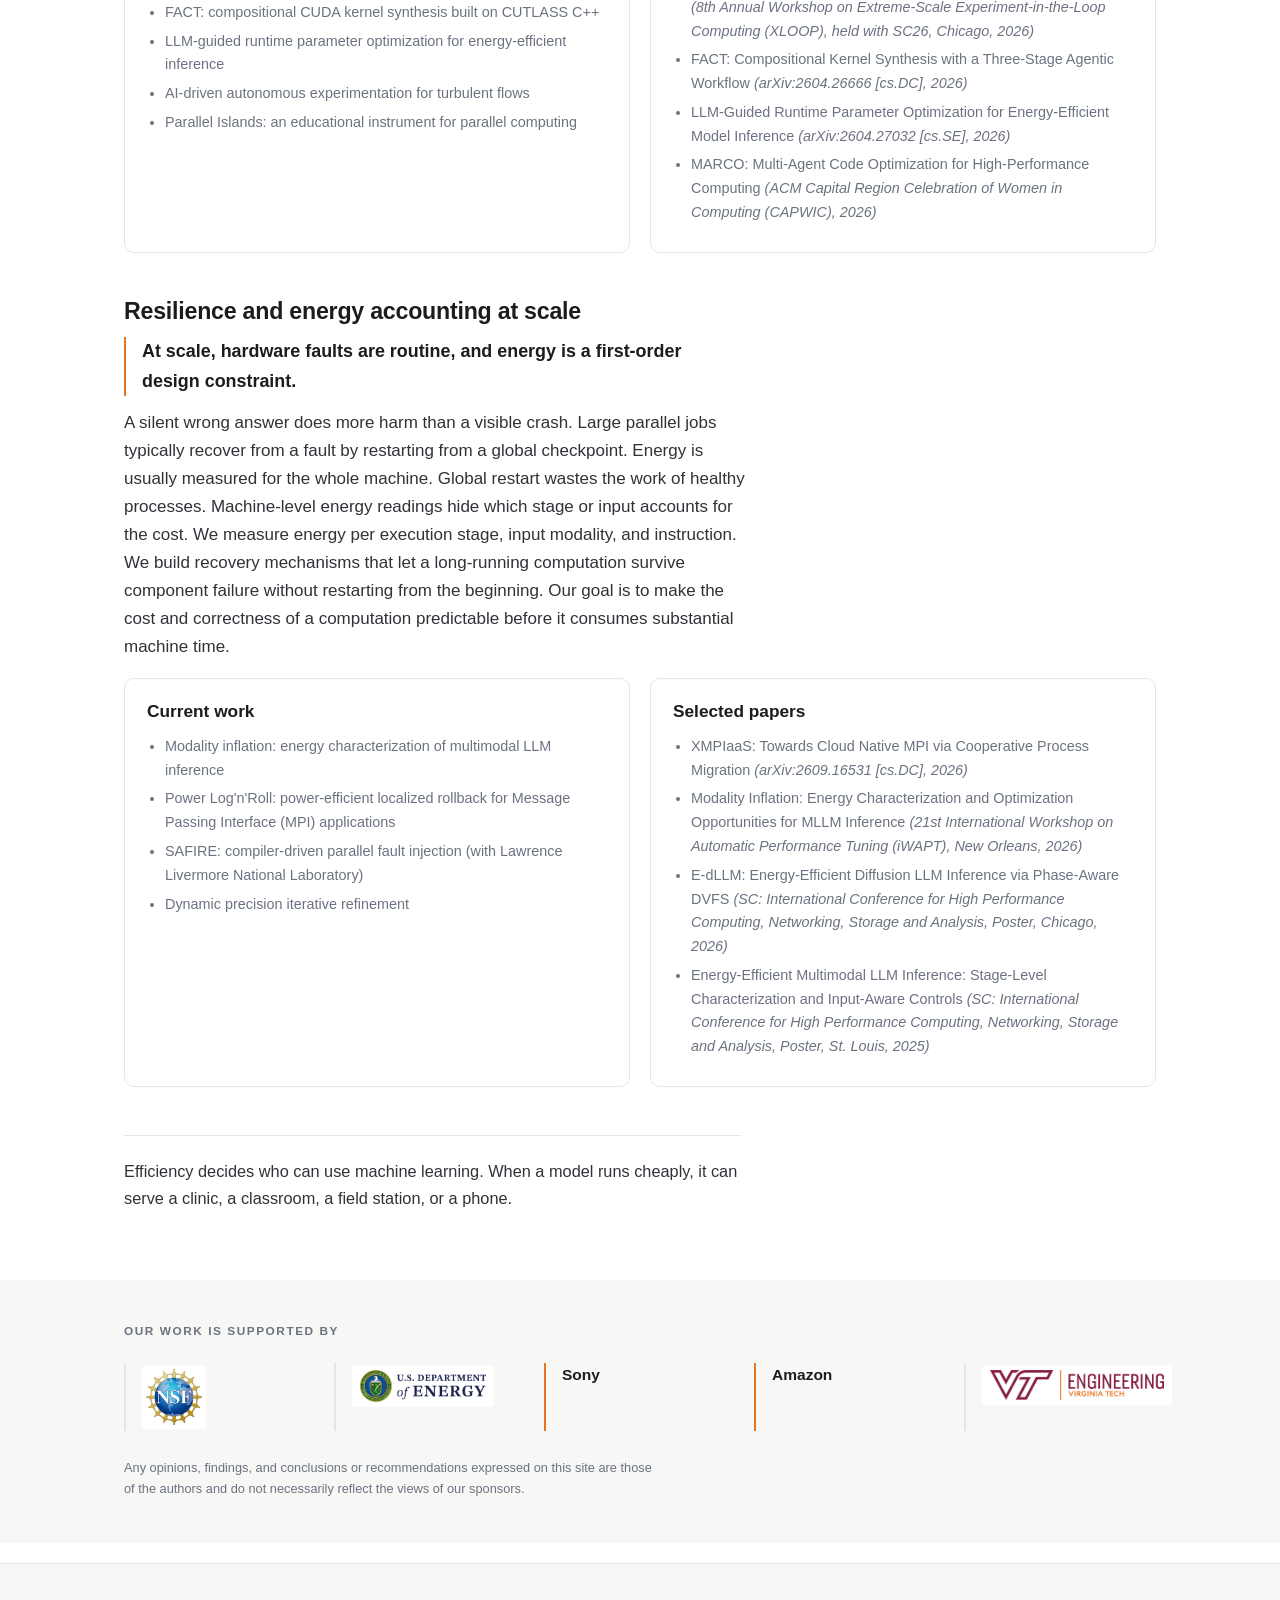
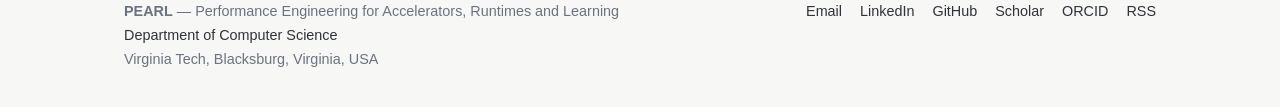
<file: research.html>
<!DOCTYPE html>
<html lang="en">
<head>
<meta charset="utf-8">
<meta name="viewport" content="width=device-width, initial-scale=1">
<title>Research · PEARL Lab</title>
<meta name="description" content="Research at PEARL: serving large generative models, inference at the edge, memory systems, agentic code optimization, and resilience.">
<link rel="canonical" href="https://pearl-lab-vt.github.io/research.html">
<link rel="icon" href="assets/logo.svg" type="image/svg+xml">
<link rel="alternate icon" href="assets/favicon.png">
<link rel="stylesheet" href="assets/style.css">
<link rel="alternate" type="application/rss+xml" title="PEARL Lab news" href="feed.xml">
<meta property="og:type" content="website">
<meta property="og:site_name" content="PEARL Lab">
<meta property="og:title" content="Research · PEARL Lab">
<meta property="og:description" content="Research at PEARL: serving large generative models, inference at the edge, memory systems, agentic code optimization, and resilience.">
<meta property="og:url" content="https://pearl-lab-vt.github.io/research.html">
<meta name="twitter:card" content="summary">
</head>
<body>
<a class="skip" href="#main">Skip to content</a>
<div class="institution" id="institution"></div>
<header class="site" id="site-header"></header>
<main id="main">
<section id="research" style="border:0"></section>
<section class="sponsors" id="sponsors"></section>
</main>
<footer class="site" id="site-footer"></footer>
<script src="assets/app.js"></script>
<script>boot("research.html");</script>
</body>
</html>
</file>
<file: assets/style.css>
/* PEARL Lab — single stylesheet. Edit colors in :root and everything follows. */

:root {
  --maroon: #861f41;
  --maroon-dark: #5f1530;
  --orange: #e5751f;
  --ink: #1c1c1e;
  --body: #2f3338;
  --muted: #6b7280;
  --line: #e3e5e8;
  --bg: #ffffff;
  --bg-alt: #f7f7f5;
  --max: 1080px;
  --radius: 10px;
  --logo-ink: #861f41;
  --logo-accent: #e5751f;
  --sans: "Inter", -apple-system, BlinkMacSystemFont, "Segoe UI", Helvetica, Arial, sans-serif;
  --serif: "Iowan Old Style", "Palatino Linotype", Palatino, Georgia, serif;
}

@media (prefers-color-scheme: dark) {
  :root {
    --ink: #f2f2f2;
    --body: #d6d8dc;
    --muted: #9aa1ab;
    --line: #2e3236;
    --bg: #131517;
    --bg-alt: #1a1d20;
    --logo-ink: #d4708f;
    --logo-accent: #f0913f;
    --maroon: #d4708f;
    --maroon-dark: #e8a3b8;
    --orange: #f0913f;
  }
}

* { box-sizing: border-box; }

html { -webkit-text-size-adjust: 100%; }

body {
  margin: 0;
  font-family: var(--sans);
  font-size: 17px;
  line-height: 1.65;
  color: var(--body);
  background: var(--bg);
  -webkit-font-smoothing: antialiased;
}

.wrap { max-width: var(--max); margin: 0 auto; padding: 0 24px; }

a { color: var(--maroon); text-decoration: none; }
a:hover { text-decoration: underline; }

h1, h2, h3, h4 { color: var(--ink); line-height: 1.25; font-weight: 650; margin: 0 0 .5em; }
h1 { font-size: 2.1rem; letter-spacing: -0.02em; }
h2 { font-size: 1.45rem; letter-spacing: -0.01em; }
h3 { font-size: 1.08rem; }
p { margin: 0 0 1em; }

/* ---------- header ---------- */
header.site {
  border-bottom: 1px solid var(--line);
  background: var(--bg);
  position: sticky;
  top: 0;
  z-index: 50;
}
header.site .wrap {
  display: flex;
  align-items: center;
  justify-content: space-between;
  gap: 16px;
  min-height: 68px;
  flex-wrap: wrap;
}
.brand { display: flex; align-items: center; gap: 10px; text-decoration: none; }
.brand:hover { text-decoration: none; }
.brand .logo { display: block; line-height: 0; flex: 0 0 auto; }
.brand .logo svg { width: 34px; height: 34px; display: block; }
.brand .mark, .brand .sub { align-self: baseline; }
.brand .mark {
  font-family: var(--serif);
  font-size: 1.5rem;
  font-weight: 700;
  letter-spacing: 0.04em;
  color: var(--maroon);
}
.brand .sub { font-size: .78rem; color: var(--muted); letter-spacing: .02em; }
@media (max-width: 980px) { .brand .sub { display: none; } }

/* acronym expansion strip */
.acronym { display: flex; flex-wrap: wrap; gap: 8px 26px; margin-top: 26px; }
.acronym div { font-size: .84rem; color: var(--muted); }
.acronym b { color: var(--maroon); font-family: var(--serif); font-size: 1.02rem;
  font-weight: 700; margin-right: 5px; }
nav.site a {
  color: var(--body);
  font-size: .93rem;
  margin-left: 22px;
  padding: 4px 0;
  border-bottom: 2px solid transparent;
}
nav.site a:hover { text-decoration: none; border-bottom-color: var(--line); }
nav.site a[aria-current="page"] { color: var(--maroon); border-bottom-color: var(--maroon); }
nav.site a:first-child { margin-left: 0; }

@media (max-width: 640px) {
  header.site .wrap { min-height: 0; padding-top: 14px; padding-bottom: 10px; }
  nav.site { width: 100%; display: flex; flex-wrap: wrap; gap: 0 18px; }
  nav.site a { margin-left: 0; }
}

/* ---------- hero ---------- */
.hero { padding: 64px 0 52px; border-bottom: 1px solid var(--line); }
.hero h1 { font-size: 2.4rem; max-width: 27ch; text-wrap: balance; }
.hero .lede { font-size: 1.18rem; max-width: 62ch; color: var(--body); }
.hero .meta { color: var(--muted); font-size: .95rem; margin-top: 20px; }
@media (max-width: 640px) { .hero { padding: 40px 0 32px; } .hero h1 { font-size: 1.9rem; } }

/* ---------- sections ---------- */
section { padding: 52px 0; border-bottom: 1px solid var(--line); }
section:last-of-type { border-bottom: 0; }
.section-head {
  display: flex; align-items: baseline; justify-content: space-between;
  gap: 16px; margin-bottom: 26px; flex-wrap: wrap;
}
.section-head h2 { margin: 0; }
.section-head a { font-size: .92rem; }

.eyebrow {
  text-transform: uppercase;
  letter-spacing: .12em;
  font-size: .72rem;
  font-weight: 700;
  color: var(--orange);
  margin-bottom: 8px;
}

/* ---------- cards ---------- */
.grid { display: grid; gap: 20px; }
.grid.two { grid-template-columns: repeat(auto-fit, minmax(300px, 1fr)); }
.grid.three { grid-template-columns: repeat(auto-fit, minmax(300px, 1fr)); }

.card {
  border: 1px solid var(--line);
  border-radius: var(--radius);
  padding: 22px;
  background: var(--bg);
}
.card h3 { margin-bottom: .4em; }
.card p { margin-bottom: 0; font-size: .95rem; color: var(--body); }
.card ul { margin: 12px 0 0; padding-left: 18px; font-size: .9rem; color: var(--muted); }
.card ul li { margin-bottom: 5px; }

/* the "why this matters" line */
.stake {
  font-size: .95rem !important;
  color: var(--ink) !important;
  font-weight: 550;
  margin-bottom: .7em !important;
  padding-left: 12px;
  border-left: 2px solid var(--orange);
}
.stake.big { font-size: 1.12rem !important; max-width: 62ch; padding-left: 16px; }

.closing {
  margin-top: 34px;
  max-width: 68ch;
  font-size: 1.02rem;
  color: var(--body);
  border-top: 1px solid var(--line);
  padding-top: 22px;
}

/* ---------- news ---------- */
.news-list { list-style: none; margin: 0; padding: 0; }
.news-list > li {
  padding: 20px 0;
  border-bottom: 1px solid var(--line);
  display: grid;
  grid-template-columns: 130px 1fr;
  gap: 20px;
}
.news-list > li:first-child { padding-top: 0; }
.news-date { color: var(--muted); font-size: .87rem; font-variant-numeric: tabular-nums; padding-top: 3px; }
.news-body h3 { margin-bottom: .3em; font-size: 1.05rem; }
.news-body p { margin: 0; font-size: .95rem; }
.news-body .extra { margin-top: .7em; font-size: .93rem; color: var(--muted); }
.news-body .extra a { color: var(--maroon); }
@media (max-width: 640px) {
  .news-list > li { grid-template-columns: 1fr; gap: 6px; }
}

.tag {
  display: inline-block;
  font-size: .68rem;
  text-transform: uppercase;
  letter-spacing: .09em;
  font-weight: 700;
  color: var(--muted);
  border: 1px solid var(--line);
  border-radius: 999px;
  padding: 2px 9px;
  margin-left: 8px;
  vertical-align: 2px;
}

.linkrow { margin-top: .6em; font-size: .9rem; display: flex; flex-wrap: wrap; gap: 14px; }

/* ---------- people ---------- */
.people { display: grid; gap: 16px; grid-template-columns: repeat(auto-fill, minmax(268px, 1fr)); }
.person {
  border: 1px solid var(--line);
  border-radius: var(--radius);
  padding: 16px 18px;
  display: flex;
  gap: 14px;
  align-items: flex-start;
}
.avatar {
  flex: 0 0 52px;
  width: 52px; height: 52px;
  border-radius: 50%;
  background: var(--bg-alt);
  border: 1px solid var(--line);
  color: var(--maroon);
  display: grid; place-items: center;
  font-weight: 700; font-size: .9rem;
  letter-spacing: .02em;
}

/* Shared by .avatar (people page) and .portrait (home page). The initials sit
   underneath; a photo, when present, covers them. */
.avatar, .portrait { position: relative; overflow: hidden; }
.avatar img, .portrait img {
  position: absolute; inset: 0;
  width: 100%; height: 100%;
  object-fit: cover; object-position: 50% 20%;
}
.has-photo .mono { visibility: hidden; }

.person .name { font-weight: 650; color: var(--ink); font-size: .98rem; }
.person .role { font-size: .85rem; color: var(--muted); }
.person .topic { font-size: .85rem; margin-top: 5px; }
.person .note { font-size: .8rem; color: var(--muted); margin-top: 3px; font-style: italic; }

.alumni-list { columns: 2; column-gap: 36px; font-size: .93rem; list-style: none; padding: 0; margin: 0; }
.alumni-list li { break-inside: avoid; padding: 5px 0; border-bottom: 1px solid var(--line); }
.alumni-list .yr { color: var(--muted); font-variant-numeric: tabular-nums; }
.alumni-list .th { display: block; font-size: .84rem; color: var(--muted); }
@media (max-width: 700px) { .alumni-list { columns: 1; } }

/* ---------- publications ---------- */
.pub-year { margin: 32px 0 14px; font-size: 1.15rem; color: var(--maroon); }
.pub { padding: 14px 0; border-bottom: 1px solid var(--line); }
.pub .t { font-weight: 600; color: var(--ink); }
.pub .a { font-size: .9rem; color: var(--body); }
.pub .v { font-size: .88rem; color: var(--muted); font-style: italic; }

.filters { display: flex; flex-wrap: wrap; gap: 8px; margin-bottom: 8px; }
.filters button {
  font: inherit; font-size: .85rem;
  padding: 5px 13px;
  border: 1px solid var(--line);
  background: var(--bg);
  color: var(--body);
  border-radius: 999px;
  cursor: pointer;
}
.filters button[aria-pressed="true"] { background: var(--maroon); border-color: var(--maroon); color: #fff; }

/* ---------- callout ---------- */
.callout {
  background: var(--bg-alt);
  border: 1px solid var(--line);
  border-left: 3px solid var(--orange);
  border-radius: var(--radius);
  padding: 18px 22px;
  font-size: .95rem;
}
.callout p:last-child { margin-bottom: 0; }

/* ---------- footer ---------- */
footer.site {
  border-top: 1px solid var(--line);
  background: var(--bg-alt);
  padding: 36px 0;
  font-size: .9rem;
  color: var(--muted);
  margin-top: 20px;
}
footer.site .cols { display: flex; justify-content: space-between; gap: 24px; flex-wrap: wrap; }
footer.site a { color: var(--body); }
footer.site .links { display: flex; gap: 18px; flex-wrap: wrap; }

.skip {
  position: absolute; left: -9999px;
}
.skip:focus {
  left: 12px; top: 12px; background: var(--bg); padding: 10px 16px;
  border: 2px solid var(--maroon); border-radius: 6px; z-index: 100;
}

/* ---------- article (news permalink pages) ---------- */
.article { padding: 52px 0; max-width: 68ch; }
.article .kicker { color: var(--muted); font-size: .9rem; margin-bottom: 10px; }
.article h1 { font-size: 2rem; }
.article img { max-width: 100%; border-radius: var(--radius); }

/* ---------- home: people strip ---------- */
.team {
  list-style: none; margin: 8px 0 0; padding: 0;
  display: flex; flex-wrap: wrap; justify-content: center;
  gap: 30px 20px;
}
/* Fixed column widths with a centred last row, whatever the head count. */
.team > li { flex: 0 0 calc((100% - 4 * 20px) / 5); min-width: 0; }
.member {
  display: flex; flex-direction: column; align-items: center;
  text-align: center; text-decoration: none; color: inherit;
}
.member:hover { text-decoration: none; }
.portrait {
  width: 132px; height: 132px; border-radius: 50%;
  margin-bottom: 14px;
  background: linear-gradient(150deg, #f6e9ee, #eadbe1);
  box-shadow: 0 0 0 1px var(--line), 0 0 0 5px var(--bg), 0 0 0 6px var(--line);
  display: grid; place-items: center;
  transition: box-shadow .18s ease, transform .18s ease;
}
.portrait .mono {
  font-family: var(--serif); font-size: 2.3rem; font-weight: 600;
  color: var(--maroon); letter-spacing: .02em;
}
a.member:hover .portrait {
  transform: translateY(-2px);
  box-shadow: 0 0 0 1px var(--line), 0 0 0 5px var(--bg), 0 0 0 7px var(--maroon);
}
.member-name { font-weight: 650; color: var(--ink); font-size: .96rem; line-height: 1.3; }
a.member:hover .member-name { color: var(--maroon); }
.member-line {
  margin-top: 4px; font-size: .82rem; line-height: 1.45; color: var(--muted);
  max-width: 24ch;
  display: -webkit-box; -webkit-line-clamp: 2; -webkit-box-orient: vertical; overflow: hidden;
}
@media (prefers-color-scheme: dark) {
  .portrait { background: linear-gradient(150deg, #2a1f24, #22191d); }
}
@media (max-width: 900px) { .team > li { flex-basis: calc((100% - 2 * 20px) / 3); } }
@media (max-width: 560px) {
  .team { gap: 26px 14px; }
  .team > li { flex-basis: calc((100% - 14px) / 2); }
  .portrait { width: 112px; height: 112px; }
  .portrait .mono { font-size: 1.95rem; }
}

/* ---------- sponsors / acknowledgement ---------- */
.sponsors { background: var(--bg-alt); padding: 44px 0; }
.sponsor-head {
  font-size: .74rem;
  text-transform: uppercase;
  letter-spacing: .13em;
  color: var(--muted);
  font-weight: 700;
  margin-bottom: 24px;
}
.sponsor-row {
  list-style: none; margin: 0; padding: 0;
  display: grid; gap: 18px;
  grid-template-columns: repeat(auto-fit, minmax(170px, 1fr));
}
.sponsor {
  display: flex; flex-direction: column; align-items: flex-start; gap: 4px;
  border-left: 2px solid var(--line);
  padding: 2px 0 2px 16px;
}
/* Official marks go on a white plate: they are drawn for light backgrounds and
   brand rules forbid recoloring them for dark mode. */
.sponsor img {
  max-height: 42px; max-width: 190px; width: auto; height: auto;
  display: block;
  background: #fff; border-radius: 4px; padding: 5px 8px;
}
/* Square seals such as NSF's carry no wordmark, so at the strip's height they
   read far smaller than the horizontal lockups. Give them more height. */
.sponsor img.compact { max-height: 64px; padding: 4px; }
.sponsor-link { display: block; text-decoration: none; }
.sponsor.nologo { border-left-color: var(--orange); }
/* The mark carries the name, so type appears only where no logo is shown:
   either we hold no permission for that mark, or the file failed to load and
   the onerror handler removed it. */
.sponsor-name {
  display: none;
  font-weight: 650; font-size: .97rem; color: var(--ink);
  text-decoration: none; line-height: 1.3;
}
.sponsor.nologo .sponsor-name { display: block; }
.sponsor-link:hover .sponsor-name { color: var(--maroon); text-decoration: underline; }
.sponsor-detail { font-size: .82rem; color: var(--muted); line-height: 1.45; }
.sponsor-note {
  margin: 26px 0 0; font-size: .8rem; color: var(--muted); max-width: 76ch;
}
@media (max-width: 640px) {
  .sponsor-row { grid-template-columns: 1fr; gap: 14px; }
}

/* ---------- institutional band ---------- */
.institution {
  background: #fff;
  border-bottom: 1px solid var(--line);
  padding: 9px 0;
}
.institution .wrap {
  display: flex; align-items: center; justify-content: space-between;
  gap: 16px; flex-wrap: wrap;
}
.inst { display: flex; align-items: center; gap: 10px; text-decoration: none; }
.inst:hover { text-decoration: none; }
.inst img { max-height: 30px; width: auto; display: block; }
/* The wordmark shows only when no official logo file is present. */
.inst .inst-name {
  display: none;
  font-family: var(--serif); font-size: 1.05rem; font-weight: 700;
  color: #861f41; letter-spacing: .01em;
}
.inst.nologo .inst-name, .inst:not(:has(img)) .inst-name { display: block; }
.inst-depts { font-size: .78rem; color: #6b7280; }
.inst-depts a { color: #6b7280; }
.inst-depts a:hover { color: #861f41; }
@media (max-width: 720px) { .inst-depts { display: none; } }
</file>
